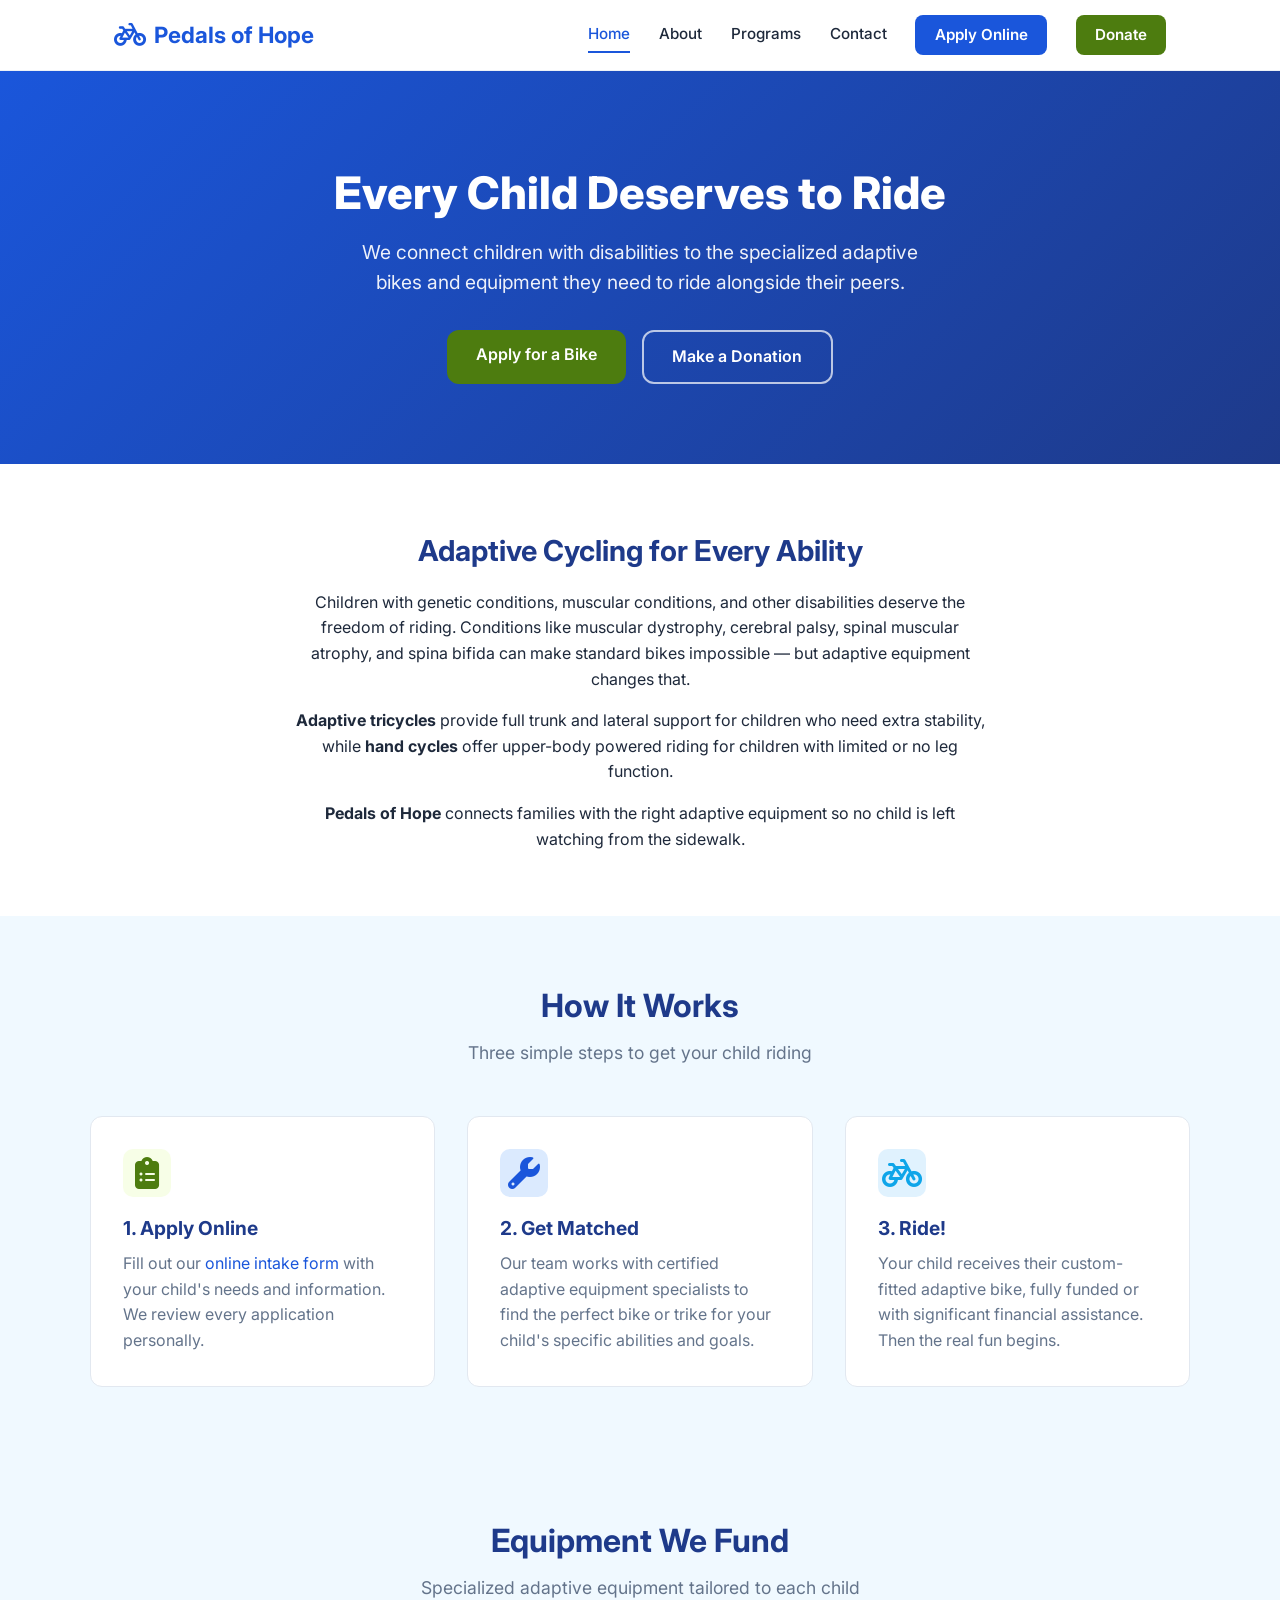
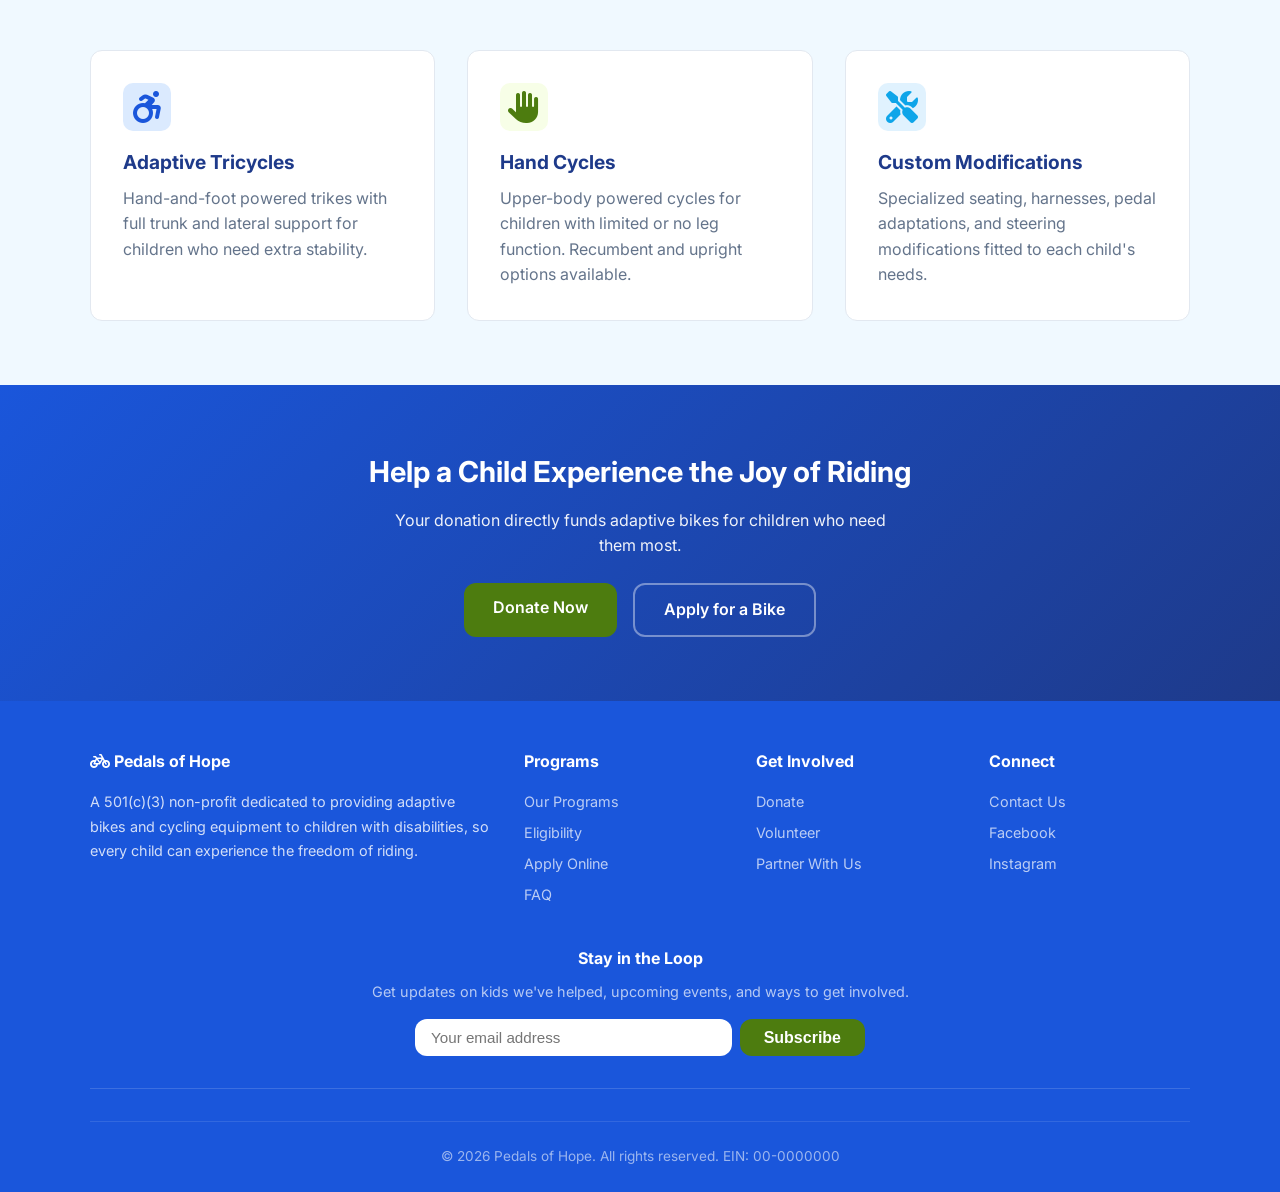
<file: index.html>
<!DOCTYPE html>
<html lang="en">
<head>
  <meta charset="UTF-8">
  <meta name="viewport" content="width=device-width, initial-scale=1.0">
  <title>Pedals of Hope - Adaptive Bikes for Every Child</title>
  <link rel="icon" href="data:image/svg+xml,<svg xmlns=%22http://www.w3.org/2000/svg%22 viewBox=%220 0 100 100%22><text y=%22.9em%22 font-size=%2290%22>🚲</text></svg>">
  <link rel="preconnect" href="https://fonts.googleapis.com">
  <link rel="preconnect" href="https://fonts.gstatic.com" crossorigin>
  <link href="https://fonts.googleapis.com/css2?family=Inter:wght@400;500;600;700;800&display=swap" rel="stylesheet">
  <link rel="stylesheet" href="css/style.css">
  <link rel="stylesheet" href="https://cdnjs.cloudflare.com/ajax/libs/font-awesome/6.5.1/css/all.min.css">
</head>
<body>

  <!-- Header -->
  <header class="site-header">
    <nav class="nav-container">
      <a href="index.html" class="logo"><span><i class="fa-solid fa-bicycle"></i></span> Pedals of Hope</a>
      <button class="nav-toggle" onclick="document.querySelector('.nav-links').classList.toggle('open')" aria-label="Menu">☰</button>
      <div class="nav-links">
        <a href="index.html" class="active">Home</a>
        <a href="about.html">About</a>
        <a href="programs.html">Programs</a>
        <a href="contact.html">Contact</a>
        <a href="intake.html" class="btn-nav-secondary">Apply Online</a>
        <a href="donate.html" class="btn-nav">Donate</a>
      </div>
    </nav>
  </header>

  <!-- Hero -->
  <section class="hero">
    <h1>Every Child Deserves to Ride</h1>
    <p>We connect children with disabilities to the specialized adaptive bikes and equipment they need to ride alongside their peers.</p>
    <div class="hero-buttons">
      <a href="intake.html" class="btn btn-primary">Apply for a Bike</a>
      <a href="donate.html" class="btn btn-outline">Make a Donation</a>
    </div>
  </section>

  <!-- Mission Summary -->
  <section class="section">
    <div class="container">
      <div style="max-width:700px; margin:0 auto; text-align:center;">
        <h2 style="font-size:1.8rem; color:var(--primary-dark); margin-bottom:1rem;">Adaptive Cycling for Every Ability</h2>
        <p style="margin-bottom:1rem;">Children with genetic conditions, muscular conditions, and other disabilities deserve the freedom of riding. Conditions like muscular dystrophy, cerebral palsy, spinal muscular atrophy, and spina bifida can make standard bikes impossible — but adaptive equipment changes that.</p>
        <p style="margin-bottom:1rem;"><strong>Adaptive tricycles</strong> provide full trunk and lateral support for children who need extra stability, while <strong>hand cycles</strong> offer upper-body powered riding for children with limited or no leg function.</p>
        <p><strong>Pedals of Hope</strong> connects families with the right adaptive equipment so no child is left watching from the sidewalk.</p>
      </div>
    </div>
  </section>

  <!-- How It Works -->
  <section class="section section-alt">
    <div class="container">
      <div class="section-header">
        <h2>How It Works</h2>
        <p>Three simple steps to get your child riding</p>
      </div>
      <div class="card-grid">
        <div class="card">
          <div class="card-icon"><i class="fa-solid fa-clipboard-list"></i></div>
          <h3>1. Apply Online</h3>
          <p>Fill out our <a href="intake.html">online intake form</a> with your child's needs and information. We review every application personally.</p>
        </div>
        <div class="card">
          <div class="card-icon blue"><i class="fa-solid fa-wrench"></i></div>
          <h3>2. Get Matched</h3>
          <p>Our team works with certified adaptive equipment specialists to find the perfect bike or trike for your child's specific abilities and goals.</p>
        </div>
        <div class="card">
          <div class="card-icon sky"><i class="fa-solid fa-bicycle"></i></div>
          <h3>3. Ride!</h3>
          <p>Your child receives their custom-fitted adaptive bike, fully funded or with significant financial assistance. Then the real fun begins.</p>
        </div>
      </div>
    </div>
  </section>


  <!-- Equipment We Fund -->
  <section class="section section-alt">
    <div class="container">
      <div class="section-header">
        <h2>Equipment We Fund</h2>
        <p>Specialized adaptive equipment tailored to each child</p>
      </div>
      <div class="card-grid">
        <div class="card">
          <div class="card-icon blue"><i class="fa-solid fa-wheelchair-move"></i></div>
          <h3>Adaptive Tricycles</h3>
          <p>Hand-and-foot powered trikes with full trunk and lateral support for children who need extra stability.</p>
        </div>
        <div class="card">
          <div class="card-icon"><i class="fa-solid fa-hand"></i></div>
          <h3>Hand Cycles</h3>
          <p>Upper-body powered cycles for children with limited or no leg function. Recumbent and upright options available.</p>
        </div>
        <div class="card">
          <div class="card-icon sky"><i class="fa-solid fa-screwdriver-wrench"></i></div>
          <h3>Custom Modifications</h3>
          <p>Specialized seating, harnesses, pedal adaptations, and steering modifications fitted to each child's needs.</p>
        </div>
      </div>
    </div>
  </section>

  <!-- CTA Banner -->
  <section class="cta-banner cta-green">
    <h2>Help a Child Experience the Joy of Riding</h2>
    <p>Your donation directly funds adaptive bikes for children who need them most.</p>
    <div class="hero-buttons">
      <a href="donate.html" class="btn btn-primary">Donate Now</a>
      <a href="intake.html" class="btn btn-outline">Apply for a Bike</a>
    </div>
  </section>

  <!-- Footer -->
  <footer class="site-footer">
    <div class="footer-grid">
      <div class="footer-about">
        <h4><i class="fa-solid fa-bicycle"></i> Pedals of Hope</h4>
        <p>A 501(c)(3) non-profit dedicated to providing adaptive bikes and cycling equipment to children with disabilities, so every child can experience the freedom of riding.</p>
      </div>
      <div>
        <h4>Programs</h4>
        <a href="programs.html">Our Programs</a>
        <a href="programs.html#eligibility">Eligibility</a>
        <a href="intake.html">Apply Online</a>
        <a href="programs.html#faq">FAQ</a>
      </div>
      <div>
        <h4>Get Involved</h4>
        <a href="donate.html">Donate</a>
        <a href="contact.html">Volunteer</a>
        <a href="contact.html">Partner With Us</a>
      </div>
      <div>
        <h4>Connect</h4>
        <a href="contact.html">Contact Us</a>
        <a href="#">Facebook</a>
        <a href="#">Instagram</a>
      </div>
    </div>
    <div class="footer-newsletter">
      <h4>Stay in the Loop</h4>
      <p>Get updates on kids we've helped, upcoming events, and ways to get involved.</p>
      <form class="newsletter-form" action="#" method="post">
        <input type="email" placeholder="Your email address" required>
        <button type="submit" class="btn btn-primary">Subscribe</button>
      </form>
    </div>
    <div class="footer-bottom">
      &copy; 2026 Pedals of Hope. All rights reserved. EIN: 00-0000000
    </div>
  </footer>

  <script>
    const observer = new IntersectionObserver((entries) => {
      entries.forEach(entry => {
        if (entry.isIntersecting) { entry.target.classList.add('visible'); observer.unobserve(entry.target); }
      });
    }, { threshold: 0.1 });
    document.querySelectorAll('.section, .stats-bar, .cta-banner, .card, .testimonial').forEach(el => {
      el.classList.add('animate-on-scroll'); observer.observe(el);
    });
  </script>
</body>
</html>
</file>
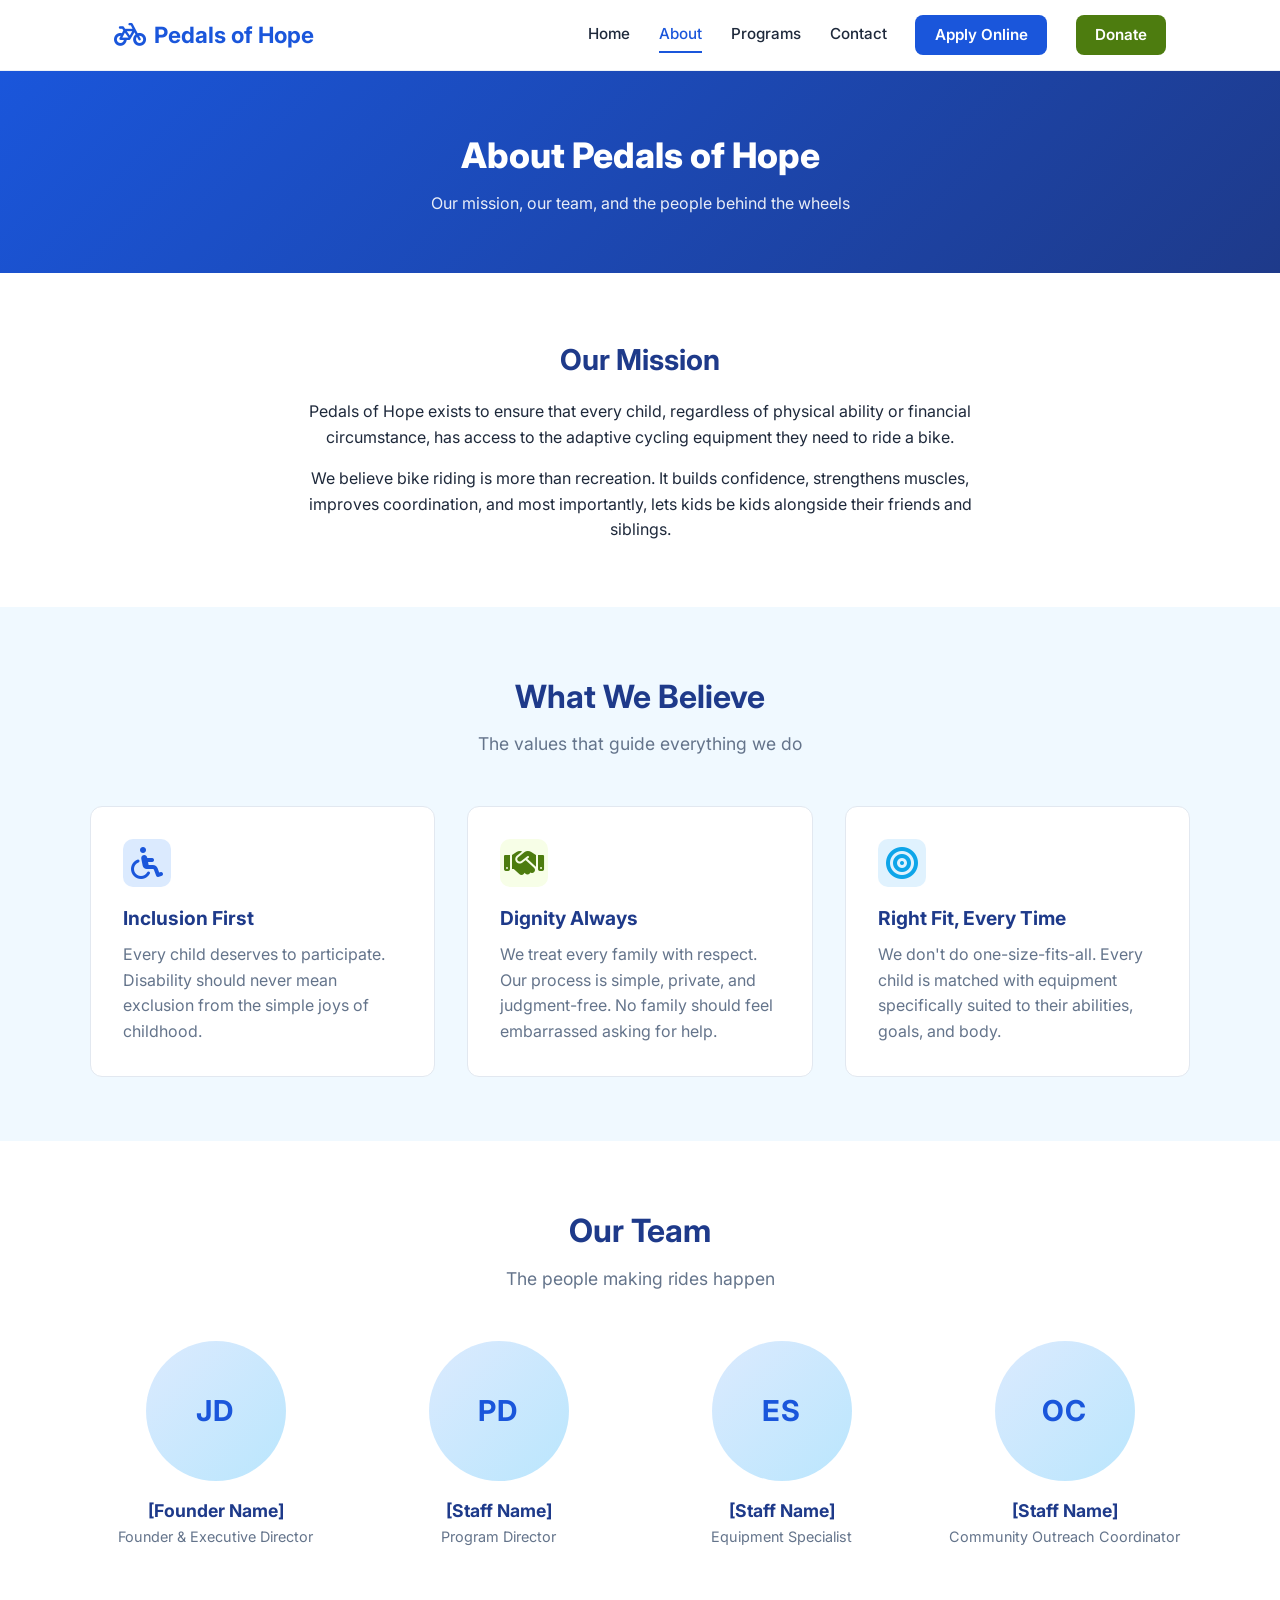
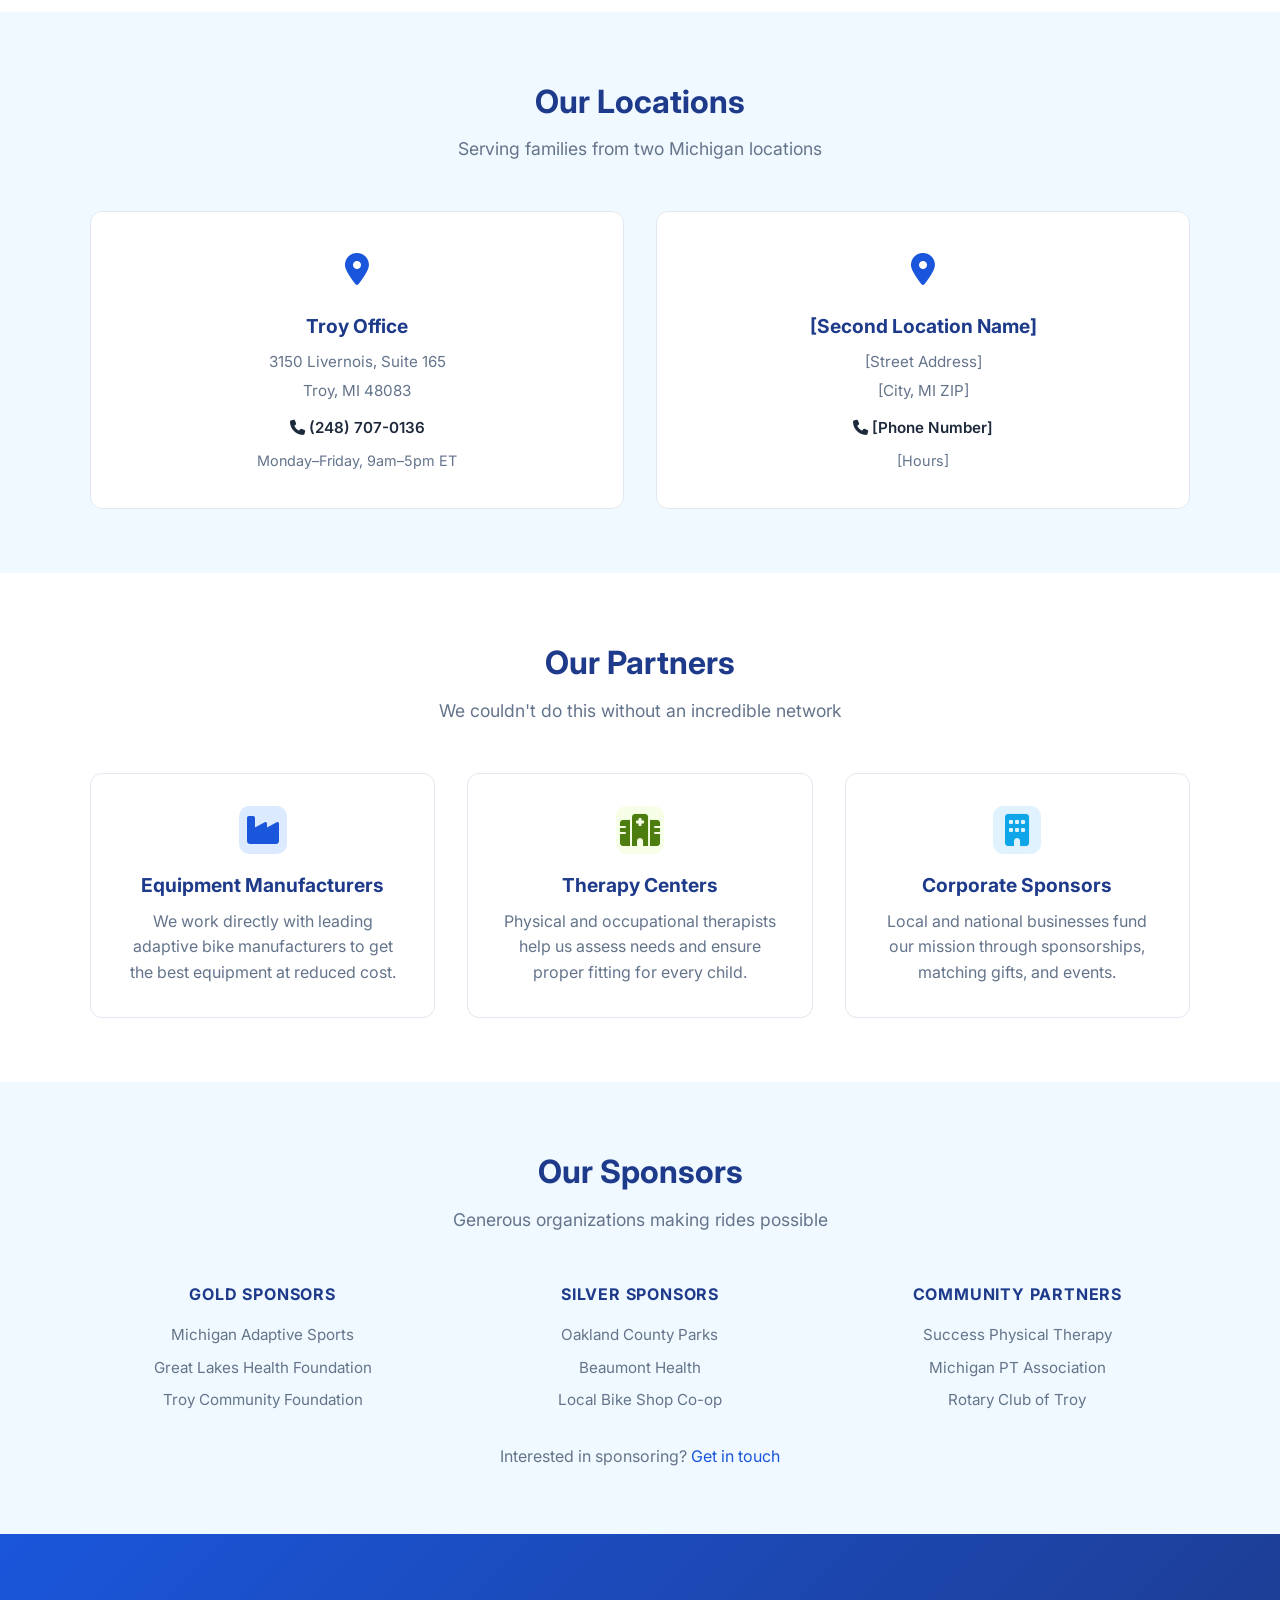
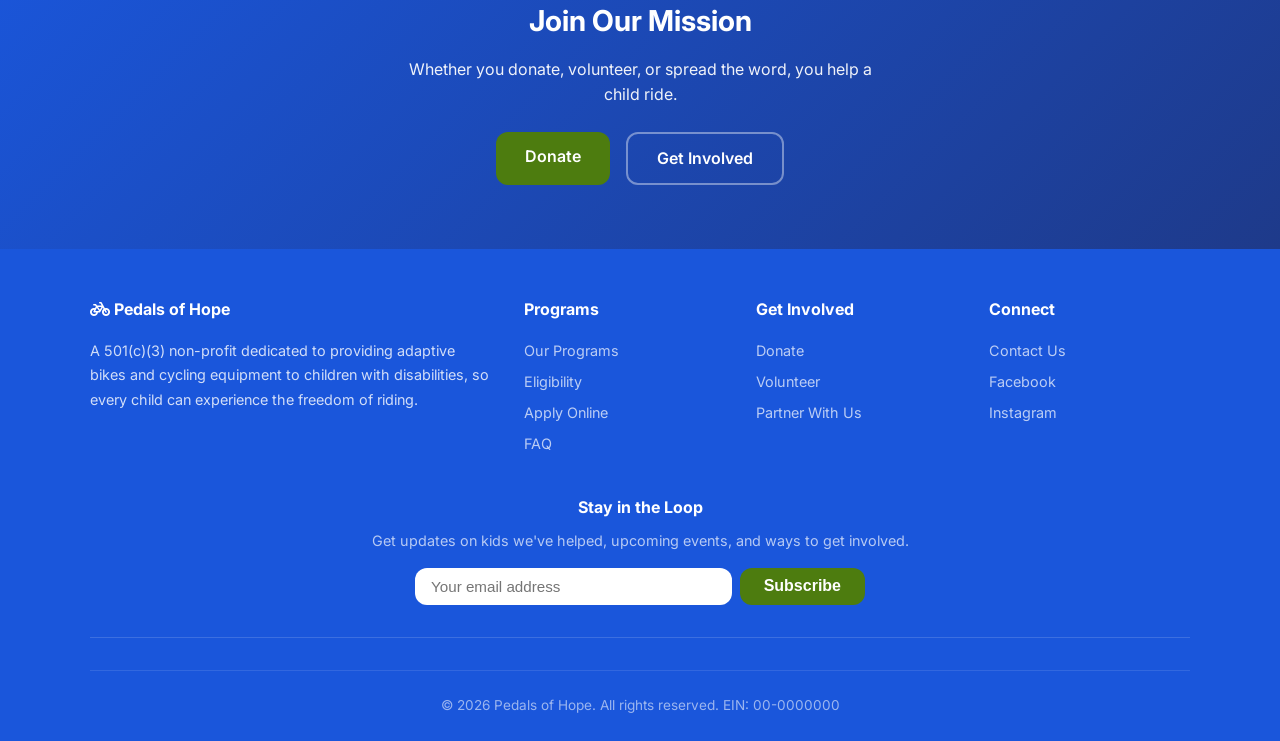
<file: about.html>
<!DOCTYPE html>
<html lang="en">
<head>
  <meta charset="UTF-8">
  <meta name="viewport" content="width=device-width, initial-scale=1.0">
  <title>About Us - Pedals of Hope</title>
  <link rel="preconnect" href="https://fonts.googleapis.com">
  <link rel="preconnect" href="https://fonts.gstatic.com" crossorigin>
  <link href="https://fonts.googleapis.com/css2?family=Inter:wght@400;500;600;700;800&display=swap" rel="stylesheet">
  <link rel="stylesheet" href="css/style.css">
  <link rel="stylesheet" href="https://cdnjs.cloudflare.com/ajax/libs/font-awesome/6.5.1/css/all.min.css">
</head>
<body>

  <header class="site-header">
    <nav class="nav-container">
      <a href="index.html" class="logo"><span><i class="fa-solid fa-bicycle"></i></span> Pedals of Hope</a>
      <button class="nav-toggle" onclick="document.querySelector('.nav-links').classList.toggle('open')" aria-label="Menu">☰</button>
      <div class="nav-links">
        <a href="index.html">Home</a>
        <a href="about.html" class="active">About</a>
        <a href="programs.html">Programs</a>
        <a href="contact.html">Contact</a>
        <a href="intake.html" class="btn-nav-secondary">Apply Online</a>
        <a href="donate.html" class="btn-nav">Donate</a>
      </div>
    </nav>
  </header>

  <section class="page-header">
    <h1>About Pedals of Hope</h1>
    <p>Our mission, our team, and the people behind the wheels</p>
  </section>

  <!-- Mission -->
  <section class="section">
    <div class="container">
      <div style="max-width:700px; margin:0 auto; text-align:center;">
        <h2 style="font-size:1.8rem; color:var(--primary-dark); margin-bottom:1rem;">Our Mission</h2>
        <p style="margin-bottom:1rem;">Pedals of Hope exists to ensure that every child, regardless of physical ability or financial circumstance, has access to the adaptive cycling equipment they need to ride a bike.</p>
        <p>We believe bike riding is more than recreation. It builds confidence, strengthens muscles, improves coordination, and most importantly, lets kids be kids alongside their friends and siblings.</p>
      </div>
    </div>
  </section>

  <!-- Values -->
  <section class="section section-alt">
    <div class="container">
      <div class="section-header">
        <h2>What We Believe</h2>
        <p>The values that guide everything we do</p>
      </div>
      <div class="card-grid">
        <div class="card">
          <div class="card-icon blue"><i class="fa-solid fa-wheelchair"></i></div>
          <h3>Inclusion First</h3>
          <p>Every child deserves to participate. Disability should never mean exclusion from the simple joys of childhood.</p>
        </div>
        <div class="card">
          <div class="card-icon"><i class="fa-solid fa-handshake"></i></div>
          <h3>Dignity Always</h3>
          <p>We treat every family with respect. Our process is simple, private, and judgment-free. No family should feel embarrassed asking for help.</p>
        </div>
        <div class="card">
          <div class="card-icon sky"><i class="fa-solid fa-bullseye"></i></div>
          <h3>Right Fit, Every Time</h3>
          <p>We don't do one-size-fits-all. Every child is matched with equipment specifically suited to their abilities, goals, and body.</p>
        </div>
      </div>
    </div>
  </section>

  <!-- Team -->
  <section class="section">
    <div class="container">
      <div class="section-header">
        <h2>Our Team</h2>
        <p>The people making rides happen</p>
      </div>
      <div class="team-grid">
        <!-- TODO: Replace placeholder names and initials with real staff info -->
        <div class="team-member">
          <div class="img-placeholder">
            <span class="team-initials">JD</span>
          </div>
          <h3>[Founder Name]</h3>
          <p>Founder & Executive Director</p>
        </div>
        <div class="team-member">
          <div class="img-placeholder">
            <span class="team-initials">PD</span>
          </div>
          <h3>[Staff Name]</h3>
          <p>Program Director</p>
        </div>
        <div class="team-member">
          <div class="img-placeholder">
            <span class="team-initials">ES</span>
          </div>
          <h3>[Staff Name]</h3>
          <p>Equipment Specialist</p>
        </div>
        <div class="team-member">
          <div class="img-placeholder">
            <span class="team-initials">OC</span>
          </div>
          <h3>[Staff Name]</h3>
          <p>Community Outreach Coordinator</p>
        </div>
      </div>
    </div>
  </section>

  <!-- Locations -->
  <section class="section section-alt">
    <div class="container">
      <div class="section-header">
        <h2>Our Locations</h2>
        <p>Serving families from two Michigan locations</p>
      </div>
      <div class="locations-grid">
        <div class="location-card">
          <div class="location-icon"><i class="fa-solid fa-location-dot"></i></div>
          <h3>Troy Office</h3>
          <p>3150 Livernois, Suite 165</p>
          <p>Troy, MI 48083</p>
          <p class="location-phone"><i class="fa-solid fa-phone"></i> (248) 707-0136</p>
          <p style="color:var(--text-light); font-size:0.9rem; margin-top:0.5rem;">Monday–Friday, 9am–5pm ET</p>
        </div>
        <div class="location-card">
          <!-- TODO: Replace with actual second location details -->
          <div class="location-icon"><i class="fa-solid fa-location-dot"></i></div>
          <h3>[Second Location Name]</h3>
          <p>[Street Address]</p>
          <p>[City, MI ZIP]</p>
          <p class="location-phone"><i class="fa-solid fa-phone"></i> [Phone Number]</p>
          <p style="color:var(--text-light); font-size:0.9rem; margin-top:0.5rem;">[Hours]</p>
        </div>
      </div>
    </div>
  </section>

  <!-- Partners -->
  <section class="section">
    <div class="container">
      <div class="section-header">
        <h2>Our Partners</h2>
        <p>We couldn't do this without an incredible network</p>
      </div>
      <div class="card-grid">
        <div class="card" style="text-align:center;">
          <div class="card-icon blue" style="margin:0 auto 1rem;"><i class="fa-solid fa-industry"></i></div>
          <h3>Equipment Manufacturers</h3>
          <p>We work directly with leading adaptive bike manufacturers to get the best equipment at reduced cost.</p>
        </div>
        <div class="card" style="text-align:center;">
          <div class="card-icon" style="margin:0 auto 1rem;"><i class="fa-solid fa-hospital"></i></div>
          <h3>Therapy Centers</h3>
          <p>Physical and occupational therapists help us assess needs and ensure proper fitting for every child.</p>
        </div>
        <div class="card" style="text-align:center;">
          <div class="card-icon sky" style="margin:0 auto 1rem;"><i class="fa-solid fa-building"></i></div>
          <h3>Corporate Sponsors</h3>
          <p>Local and national businesses fund our mission through sponsorships, matching gifts, and events.</p>
        </div>
      </div>
    </div>
  </section>

  <!-- Sponsors -->
  <section class="section section-alt">
    <div class="container">
      <div class="section-header">
        <h2>Our Sponsors</h2>
        <p>Generous organizations making rides possible</p>
      </div>
      <div class="sponsor-grid">
        <div class="sponsor-tier">
          <h4>Gold Sponsors</h4>
          <div class="sponsor-names">
            <span>Michigan Adaptive Sports</span>
            <span>Great Lakes Health Foundation</span>
            <span>Troy Community Foundation</span>
          </div>
        </div>
        <div class="sponsor-tier">
          <h4>Silver Sponsors</h4>
          <div class="sponsor-names">
            <span>Oakland County Parks</span>
            <span>Beaumont Health</span>
            <span>Local Bike Shop Co-op</span>
          </div>
        </div>
        <div class="sponsor-tier">
          <h4>Community Partners</h4>
          <div class="sponsor-names">
            <span>Success Physical Therapy</span>
            <span>Michigan PT Association</span>
            <span>Rotary Club of Troy</span>
          </div>
        </div>
      </div>
      <p style="text-align:center; margin-top:2rem; color:var(--text-light);">
        Interested in sponsoring? <a href="contact.html">Get in touch</a>
      </p>
    </div>
  </section>

  <!-- CTA -->
  <section class="cta-banner">
    <h2>Join Our Mission</h2>
    <p>Whether you donate, volunteer, or spread the word, you help a child ride.</p>
    <div class="hero-buttons">
      <a href="donate.html" class="btn btn-primary">Donate</a>
      <a href="contact.html" class="btn btn-outline">Get Involved</a>
    </div>
  </section>

  <footer class="site-footer">
    <div class="footer-grid">
      <div class="footer-about">
        <h4><i class="fa-solid fa-bicycle"></i> Pedals of Hope</h4>
        <p>A 501(c)(3) non-profit dedicated to providing adaptive bikes and cycling equipment to children with disabilities, so every child can experience the freedom of riding.</p>
      </div>
      <div>
        <h4>Programs</h4>
        <a href="programs.html">Our Programs</a>
        <a href="programs.html#eligibility">Eligibility</a>
        <a href="intake.html">Apply Online</a>
        <a href="programs.html#faq">FAQ</a>
      </div>
      <div>
        <h4>Get Involved</h4>
        <a href="donate.html">Donate</a>
        <a href="contact.html">Volunteer</a>
        <a href="contact.html">Partner With Us</a>
      </div>
      <div>
        <h4>Connect</h4>
        <a href="contact.html">Contact Us</a>
        <a href="#">Facebook</a>
        <a href="#">Instagram</a>
      </div>
    </div>
    <div class="footer-newsletter">
      <h4>Stay in the Loop</h4>
      <p>Get updates on kids we've helped, upcoming events, and ways to get involved.</p>
      <form class="newsletter-form" action="#" method="post">
        <input type="email" placeholder="Your email address" required>
        <button type="submit" class="btn btn-primary">Subscribe</button>
      </form>
    </div>
    <div class="footer-bottom">
      &copy; 2026 Pedals of Hope. All rights reserved. EIN: 00-0000000
    </div>
  </footer>

  <script>
    const observer = new IntersectionObserver((entries) => {
      entries.forEach(entry => {
        if (entry.isIntersecting) { entry.target.classList.add('visible'); observer.unobserve(entry.target); }
      });
    }, { threshold: 0.1 });
    document.querySelectorAll('.section, .stats-bar, .cta-banner, .card, .testimonial, .tier, .step, .story-card, .impact-item, .event-item, .sponsor-tier, .team-member, .location-card').forEach(el => {
      el.classList.add('animate-on-scroll'); observer.observe(el);
    });
  </script>
</body>
</html>
</file>
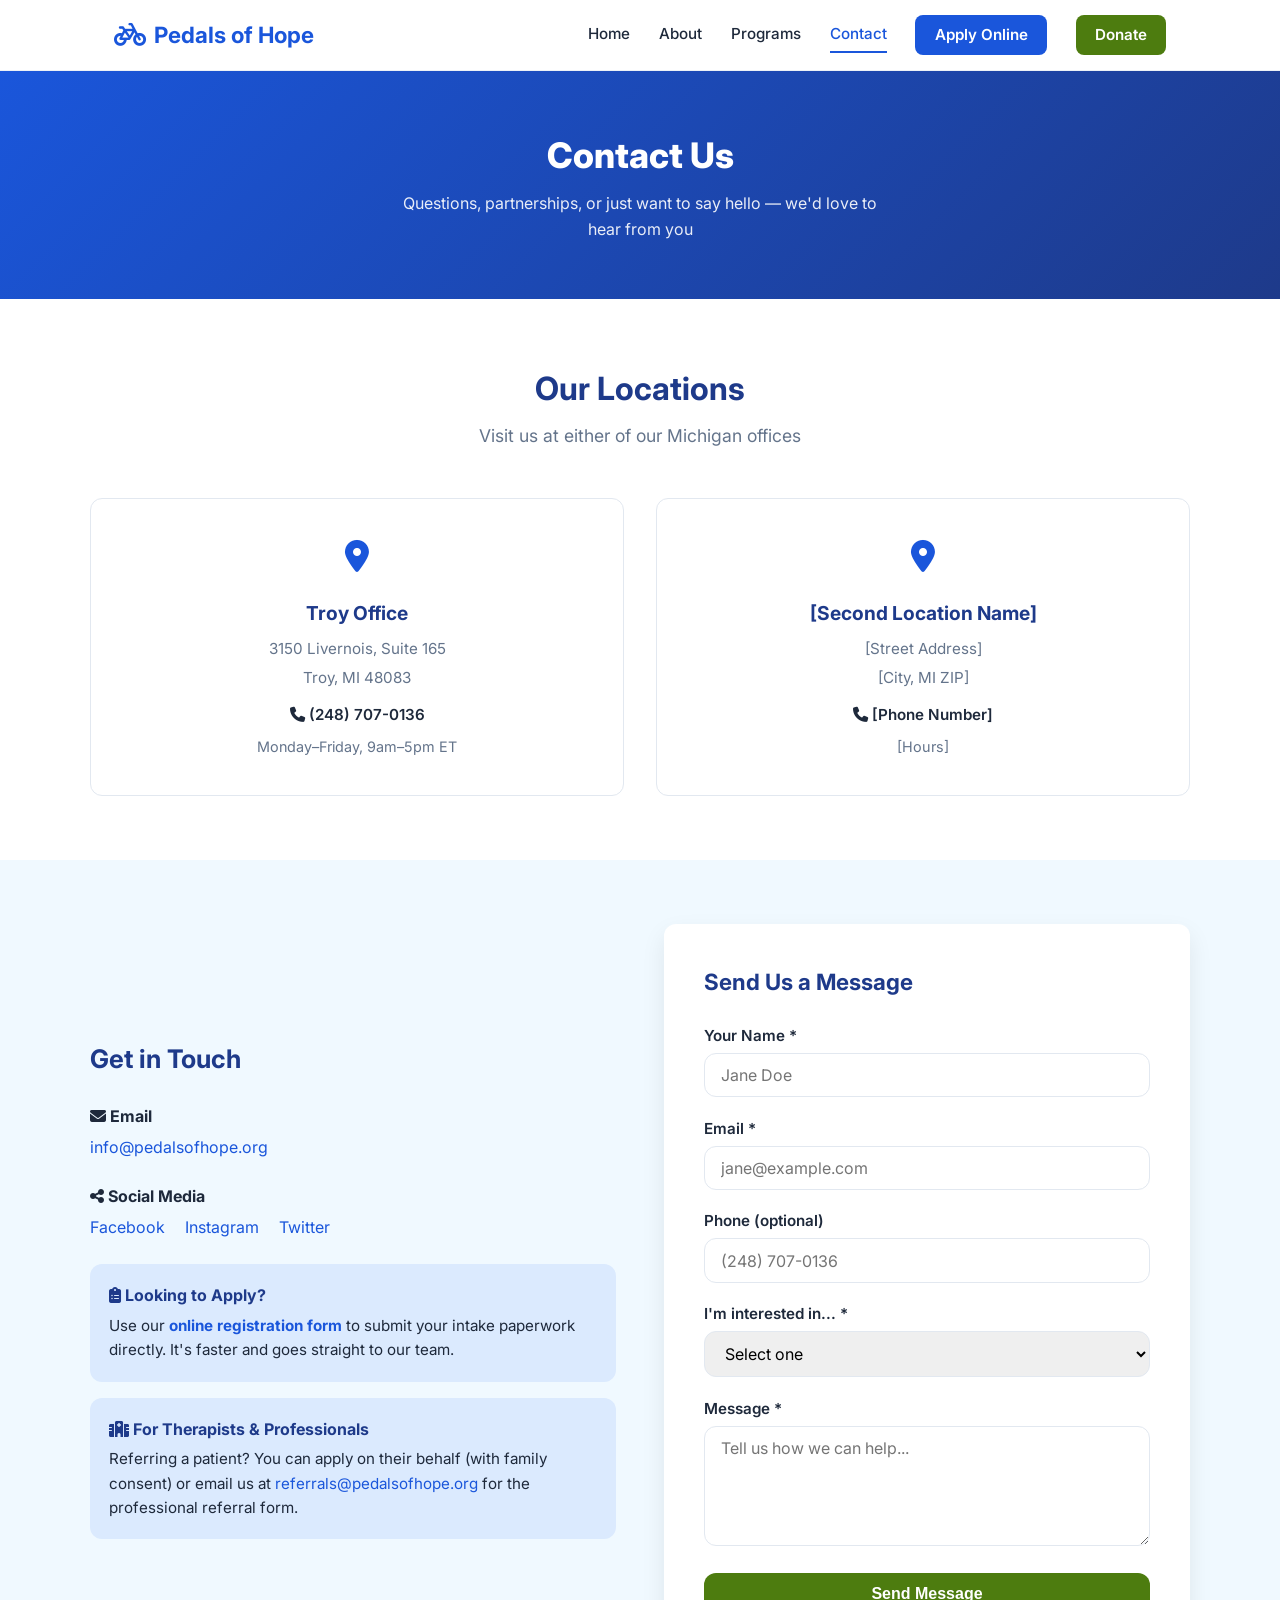
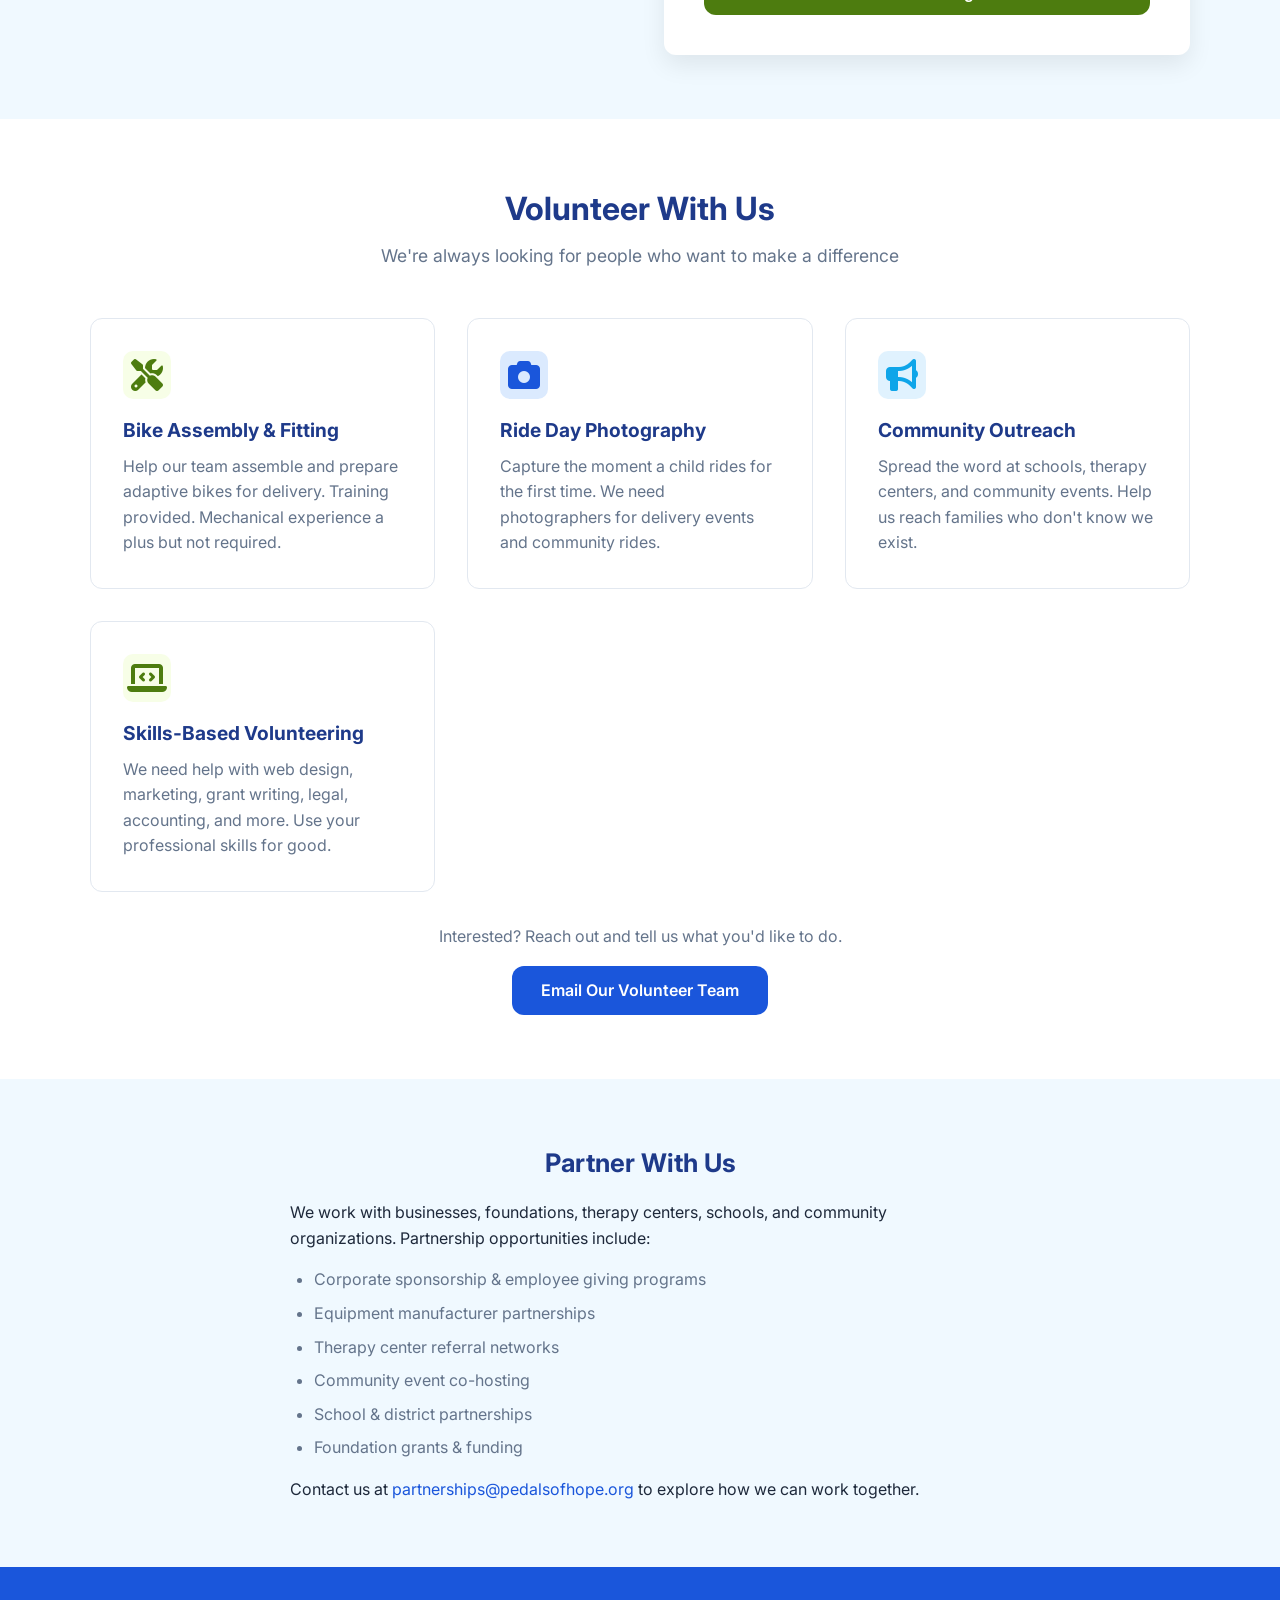
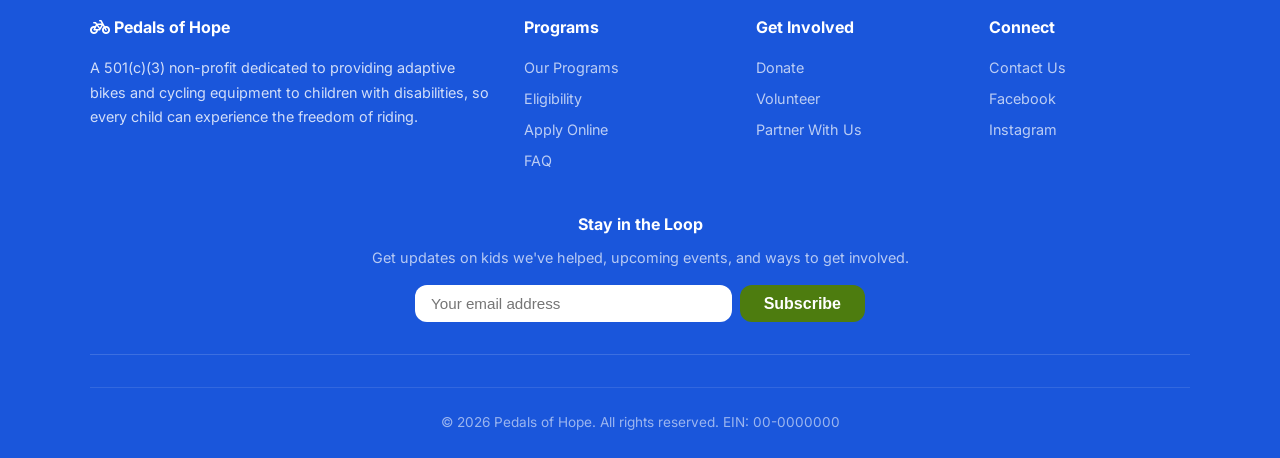
<file: contact.html>
<!DOCTYPE html>
<html lang="en">
<head>
  <meta charset="UTF-8">
  <meta name="viewport" content="width=device-width, initial-scale=1.0">
  <title>Contact Us - Pedals of Hope</title>
  <link rel="preconnect" href="https://fonts.googleapis.com">
  <link rel="preconnect" href="https://fonts.gstatic.com" crossorigin>
  <link href="https://fonts.googleapis.com/css2?family=Inter:wght@400;500;600;700;800&display=swap" rel="stylesheet">
  <link rel="stylesheet" href="css/style.css">
  <link rel="stylesheet" href="https://cdnjs.cloudflare.com/ajax/libs/font-awesome/6.5.1/css/all.min.css">
</head>
<body>

  <header class="site-header">
    <nav class="nav-container">
      <a href="index.html" class="logo"><span><i class="fa-solid fa-bicycle"></i></span> Pedals of Hope</a>
      <button class="nav-toggle" onclick="document.querySelector('.nav-links').classList.toggle('open')" aria-label="Menu">☰</button>
      <div class="nav-links">
        <a href="index.html">Home</a>
        <a href="about.html">About</a>
        <a href="programs.html">Programs</a>
        <a href="contact.html" class="active">Contact</a>
        <a href="intake.html" class="btn-nav-secondary">Apply Online</a>
        <a href="donate.html" class="btn-nav">Donate</a>
      </div>
    </nav>
  </header>

  <section class="page-header">
    <h1>Contact Us</h1>
    <p>Questions, partnerships, or just want to say hello — we'd love to hear from you</p>
  </section>

  <!-- Locations -->
  <section class="section">
    <div class="container">
      <div class="section-header">
        <h2>Our Locations</h2>
        <p>Visit us at either of our Michigan offices</p>
      </div>
      <div class="locations-grid">
        <div class="location-card">
          <div class="location-icon"><i class="fa-solid fa-location-dot"></i></div>
          <h3>Troy Office</h3>
          <p>3150 Livernois, Suite 165</p>
          <p>Troy, MI 48083</p>
          <p class="location-phone"><i class="fa-solid fa-phone"></i> (248) 707-0136</p>
          <p style="color:var(--text-light); font-size:0.9rem; margin-top:0.5rem;">Monday–Friday, 9am–5pm ET</p>
        </div>
        <div class="location-card">
          <!-- TODO: Replace with actual second location details -->
          <div class="location-icon"><i class="fa-solid fa-location-dot"></i></div>
          <h3>[Second Location Name]</h3>
          <p>[Street Address]</p>
          <p>[City, MI ZIP]</p>
          <p class="location-phone"><i class="fa-solid fa-phone"></i> [Phone Number]</p>
          <p style="color:var(--text-light); font-size:0.9rem; margin-top:0.5rem;">[Hours]</p>
        </div>
      </div>
    </div>
  </section>

  <!-- Contact Info + Form -->
  <section class="section section-alt">
    <div class="container">
      <div class="two-col">
        <div>
          <h2 style="font-size:1.6rem; color:var(--primary-dark); margin-bottom:1.5rem;">Get in Touch</h2>

          <div style="margin-bottom:1.5rem;">
            <h3 style="font-size:1rem; margin-bottom:0.3rem;"><i class="fa-solid fa-envelope"></i> Email</h3>
            <p><a href="mailto:info@pedalsofhope.org">info@pedalsofhope.org</a></p>
          </div>

          <div style="margin-bottom:1.5rem;">
            <h3 style="font-size:1rem; margin-bottom:0.3rem;"><i class="fa-solid fa-share-nodes"></i> Social Media</h3>
            <p>
              <a href="#" style="margin-right:1rem;">Facebook</a>
              <a href="#" style="margin-right:1rem;">Instagram</a>
              <a href="#">Twitter</a>
            </p>
          </div>

          <div style="background:var(--primary-light); padding:1.2rem; border-radius:var(--radius); margin-top:1rem;">
            <h3 style="font-size:1rem; color:var(--primary-dark); margin-bottom:0.3rem;"><i class="fa-solid fa-clipboard-list"></i> Looking to Apply?</h3>
            <p style="font-size:0.95rem;">Use our <a href="intake.html"><strong>online registration form</strong></a> to submit your intake paperwork directly. It's faster and goes straight to our team.</p>
          </div>

          <div style="background:var(--primary-light); padding:1.2rem; border-radius:var(--radius); margin-top:1rem;">
            <h3 style="font-size:1rem; color:var(--primary-dark); margin-bottom:0.3rem;"><i class="fa-solid fa-hospital"></i> For Therapists & Professionals</h3>
            <p style="font-size:0.95rem;">Referring a patient? You can apply on their behalf (with family consent) or email us at <a href="mailto:referrals@pedalsofhope.org">referrals@pedalsofhope.org</a> for the professional referral form.</p>
          </div>
        </div>

        <!-- Contact Form -->
        <div class="form-card" style="margin:0;">
          <h2 style="font-size:1.4rem; color:var(--primary-dark); margin-bottom:1.5rem;">Send Us a Message</h2>
          <form action="https://formsubmit.co/info@pedalsofhope.org" method="POST">
            <input type="hidden" name="_subject" value="Website Contact - Pedals of Hope">
            <input type="hidden" name="_template" value="table">
            <input type="hidden" name="_next" value="https://joshchirayil-sketch.github.io/contact.html">
            <input type="hidden" name="_captcha" value="true">
            <input type="text" name="_honey" style="display:none">

            <div class="form-group">
              <label>Your Name *</label>
              <input type="text" name="name" placeholder="Jane Doe" required>
            </div>
            <div class="form-group">
              <label>Email *</label>
              <input type="email" name="email" placeholder="jane@example.com" required>
            </div>
            <div class="form-group">
              <label>Phone (optional)</label>
              <input type="tel" name="phone" placeholder="(248) 707-0136">
            </div>
            <div class="form-group">
              <label>I'm interested in... *</label>
              <select name="interest" required>
                <option value="">Select one</option>
                <option>Making a donation</option>
                <option>Volunteering</option>
                <option>Corporate partnership</option>
                <option>Professional referral</option>
                <option>Media inquiry</option>
                <option>Donating equipment</option>
                <option>Other</option>
              </select>
            </div>
            <div class="form-group">
              <label>Message *</label>
              <textarea name="message" placeholder="Tell us how we can help..." required></textarea>
            </div>
            <button type="submit" class="btn btn-primary" style="width:100%; text-align:center;">Send Message</button>
          </form>
        </div>
      </div>
    </div>
  </section>

  <!-- Volunteer -->
  <section class="section">
    <div class="container">
      <div class="section-header">
        <h2>Volunteer With Us</h2>
        <p>We're always looking for people who want to make a difference</p>
      </div>
      <div class="card-grid">
        <div class="card">
          <div class="card-icon"><i class="fa-solid fa-screwdriver-wrench"></i></div>
          <h3>Bike Assembly & Fitting</h3>
          <p>Help our team assemble and prepare adaptive bikes for delivery. Training provided. Mechanical experience a plus but not required.</p>
        </div>
        <div class="card">
          <div class="card-icon blue"><i class="fa-solid fa-camera"></i></div>
          <h3>Ride Day Photography</h3>
          <p>Capture the moment a child rides for the first time. We need photographers for delivery events and community rides.</p>
        </div>
        <div class="card">
          <div class="card-icon sky"><i class="fa-solid fa-bullhorn"></i></div>
          <h3>Community Outreach</h3>
          <p>Spread the word at schools, therapy centers, and community events. Help us reach families who don't know we exist.</p>
        </div>
        <div class="card">
          <div class="card-icon"><i class="fa-solid fa-laptop-code"></i></div>
          <h3>Skills-Based Volunteering</h3>
          <p>We need help with web design, marketing, grant writing, legal, accounting, and more. Use your professional skills for good.</p>
        </div>
      </div>
      <div style="text-align:center; margin-top:2rem;">
        <p style="color:var(--text-light); margin-bottom:1rem;">Interested? Reach out and tell us what you'd like to do.</p>
        <a href="mailto:volunteer@pedalsofhope.org" class="btn btn-secondary">Email Our Volunteer Team</a>
      </div>
    </div>
  </section>

  <!-- Partners -->
  <section class="section section-alt">
    <div class="container">
      <div style="max-width:700px; margin:0 auto;">
        <h2 style="font-size:1.6rem; color:var(--primary-dark); margin-bottom:1rem; text-align:center;">Partner With Us</h2>
        <p style="margin-bottom:1rem;">We work with businesses, foundations, therapy centers, schools, and community organizations. Partnership opportunities include:</p>
        <ul style="list-style:disc; padding-left:1.5rem; color:var(--text-light);">
          <li style="margin-bottom:0.5rem;">Corporate sponsorship & employee giving programs</li>
          <li style="margin-bottom:0.5rem;">Equipment manufacturer partnerships</li>
          <li style="margin-bottom:0.5rem;">Therapy center referral networks</li>
          <li style="margin-bottom:0.5rem;">Community event co-hosting</li>
          <li style="margin-bottom:0.5rem;">School & district partnerships</li>
          <li style="margin-bottom:0.5rem;">Foundation grants & funding</li>
        </ul>
        <p style="margin-top:1rem;">Contact us at <a href="mailto:partnerships@pedalsofhope.org">partnerships@pedalsofhope.org</a> to explore how we can work together.</p>
      </div>
    </div>
  </section>

  <footer class="site-footer">
    <div class="footer-grid">
      <div class="footer-about">
        <h4><i class="fa-solid fa-bicycle"></i> Pedals of Hope</h4>
        <p>A 501(c)(3) non-profit dedicated to providing adaptive bikes and cycling equipment to children with disabilities, so every child can experience the freedom of riding.</p>
      </div>
      <div>
        <h4>Programs</h4>
        <a href="programs.html">Our Programs</a>
        <a href="programs.html#eligibility">Eligibility</a>
        <a href="intake.html">Apply Online</a>
        <a href="programs.html#faq">FAQ</a>
      </div>
      <div>
        <h4>Get Involved</h4>
        <a href="donate.html">Donate</a>
        <a href="contact.html">Volunteer</a>
        <a href="contact.html">Partner With Us</a>
      </div>
      <div>
        <h4>Connect</h4>
        <a href="contact.html">Contact Us</a>
        <a href="#">Facebook</a>
        <a href="#">Instagram</a>
      </div>
    </div>
    <div class="footer-newsletter">
      <h4>Stay in the Loop</h4>
      <p>Get updates on kids we've helped, upcoming events, and ways to get involved.</p>
      <form class="newsletter-form" action="#" method="post">
        <input type="email" placeholder="Your email address" required>
        <button type="submit" class="btn btn-primary">Subscribe</button>
      </form>
    </div>
    <div class="footer-bottom">
      &copy; 2026 Pedals of Hope. All rights reserved. EIN: 00-0000000
    </div>
  </footer>

  <script>
    const observer = new IntersectionObserver((entries) => {
      entries.forEach(entry => {
        if (entry.isIntersecting) { entry.target.classList.add('visible'); observer.unobserve(entry.target); }
      });
    }, { threshold: 0.1 });
    document.querySelectorAll('.section, .cta-banner, .card, .location-card').forEach(el => {
      el.classList.add('animate-on-scroll'); observer.observe(el);
    });
  </script>
</body>
</html>
</file>
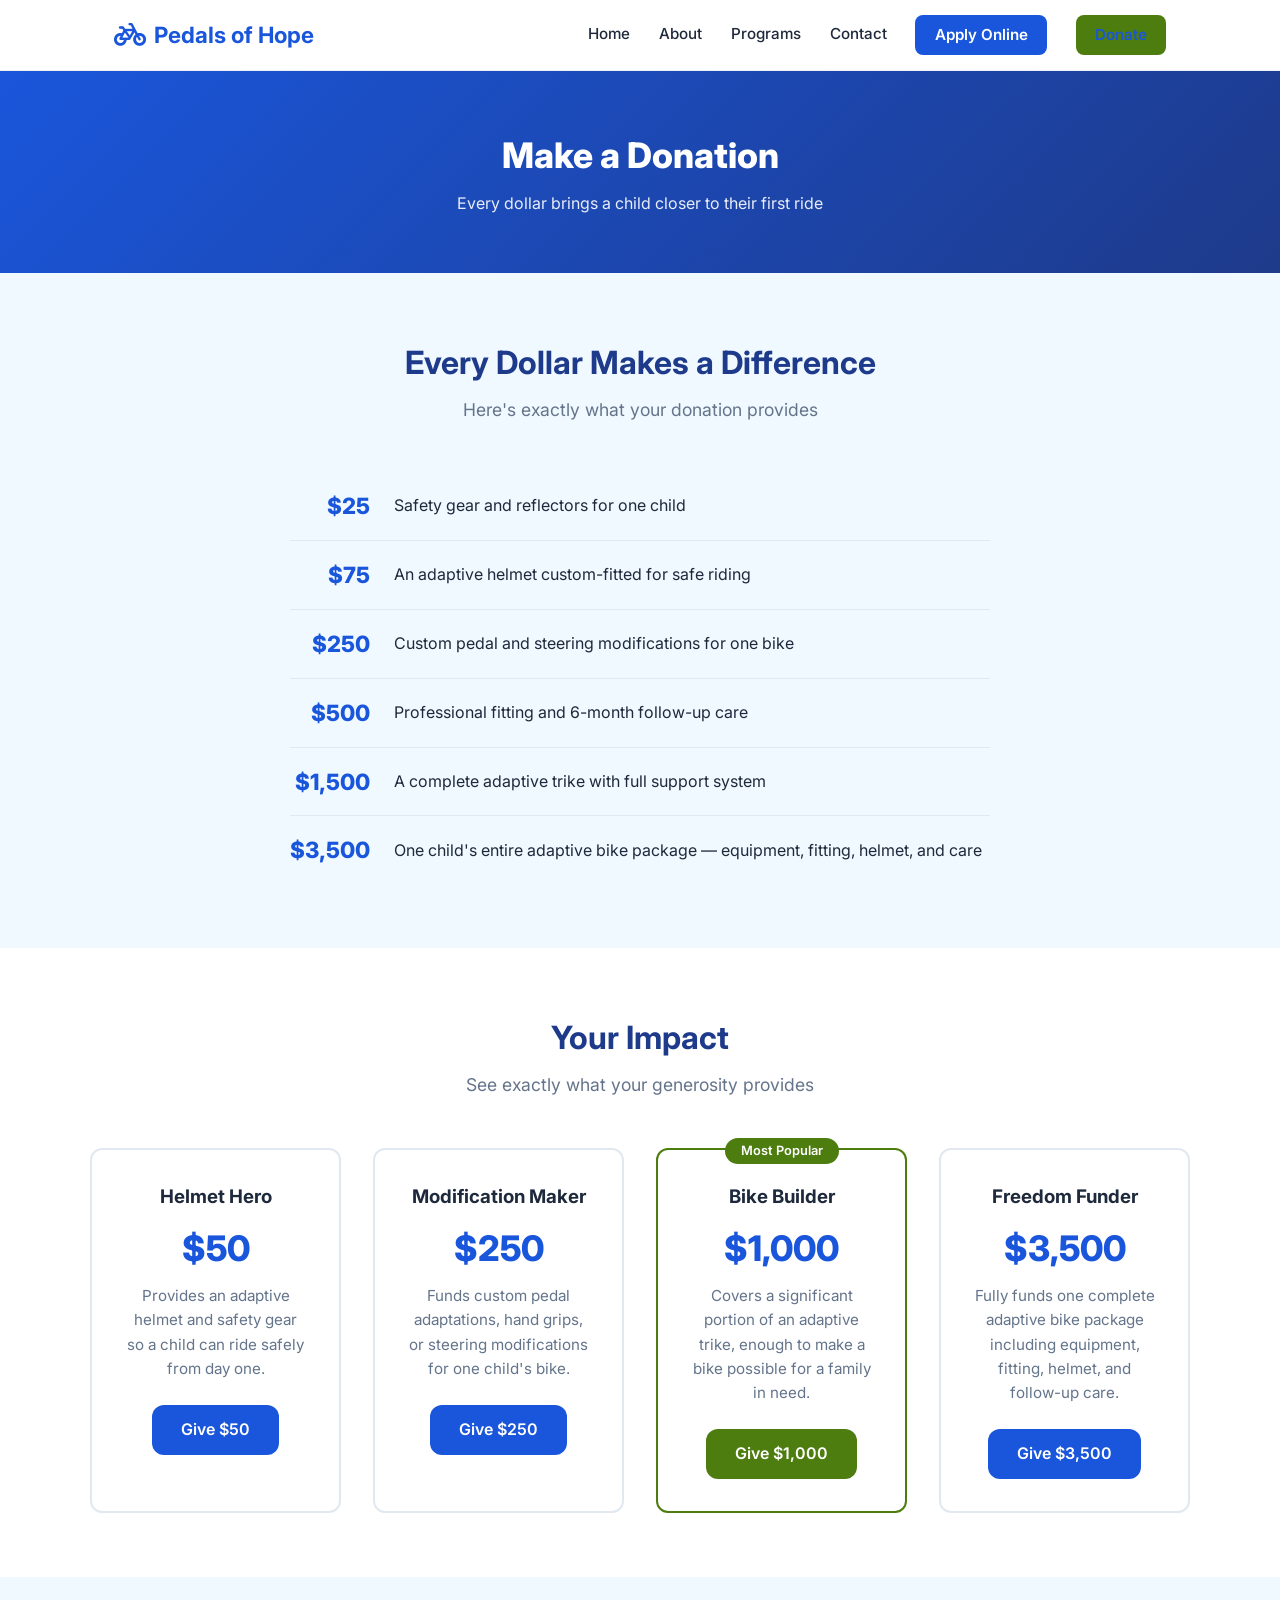
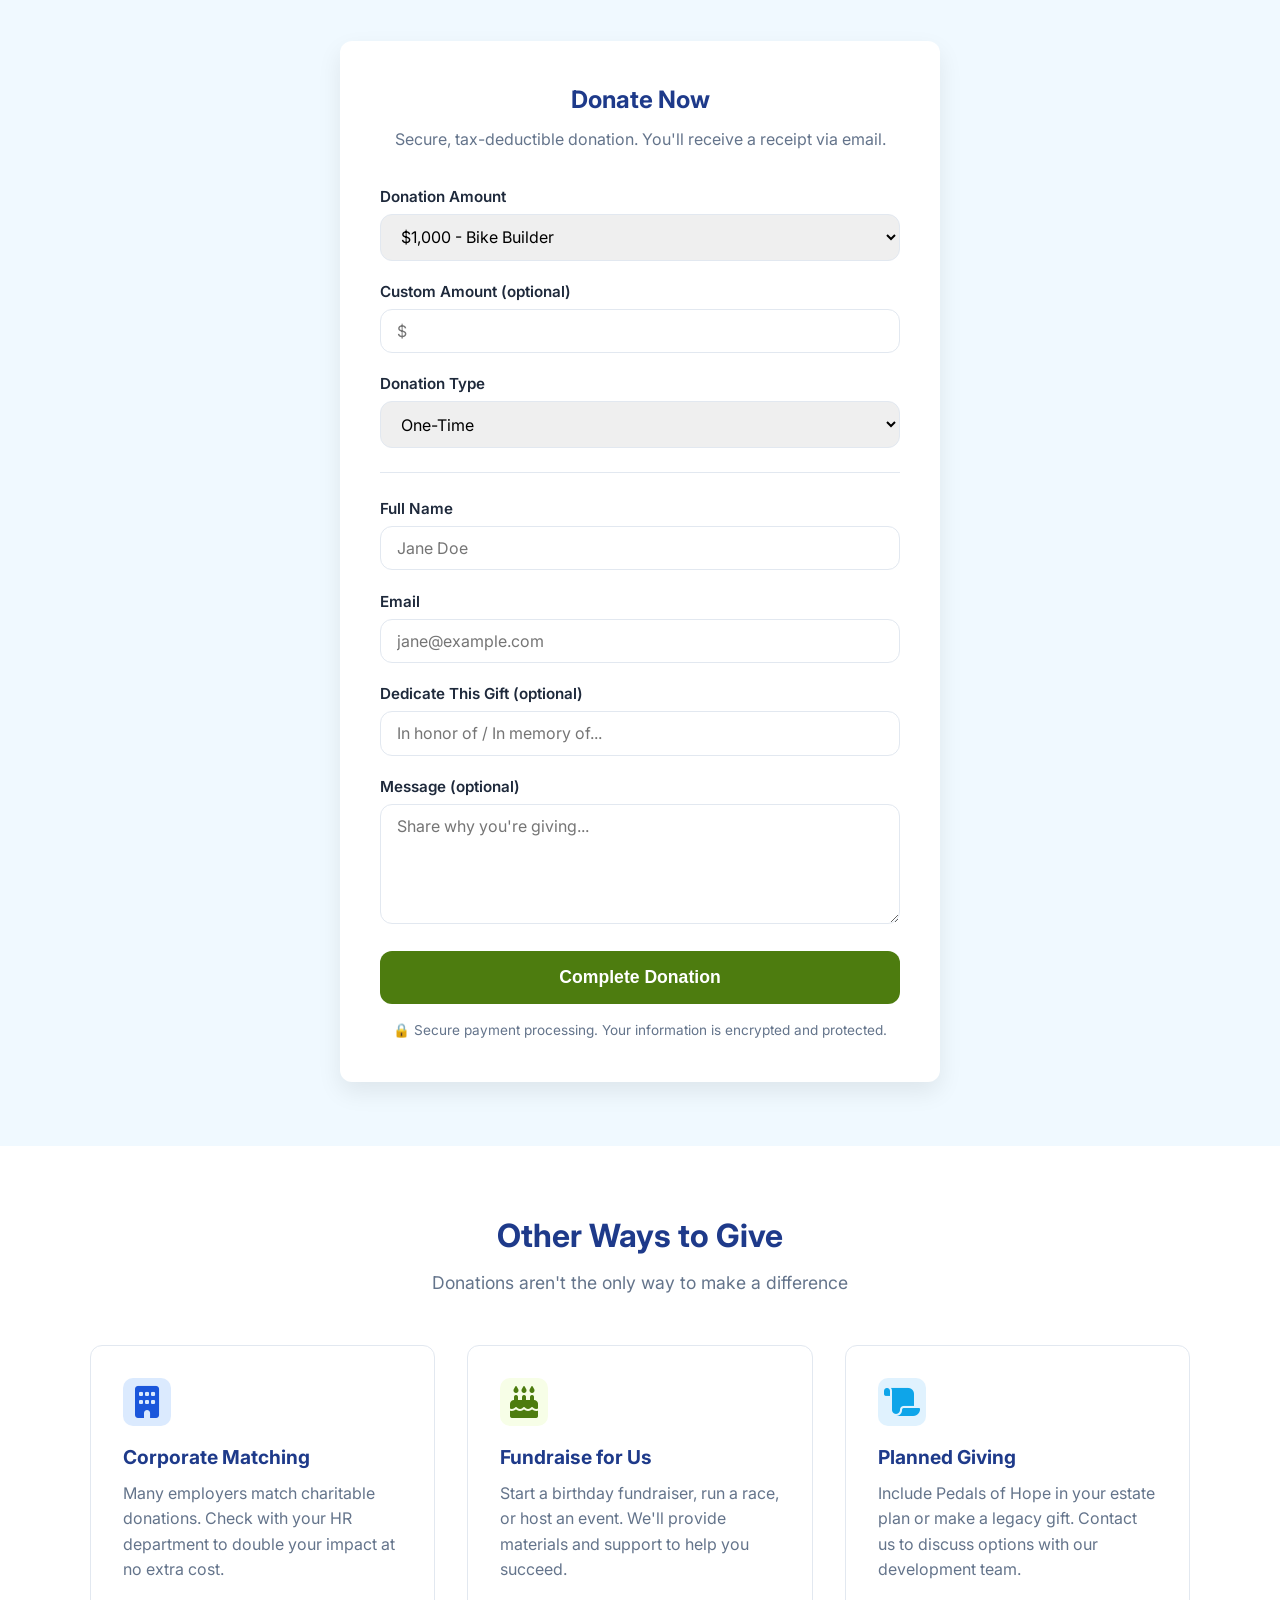
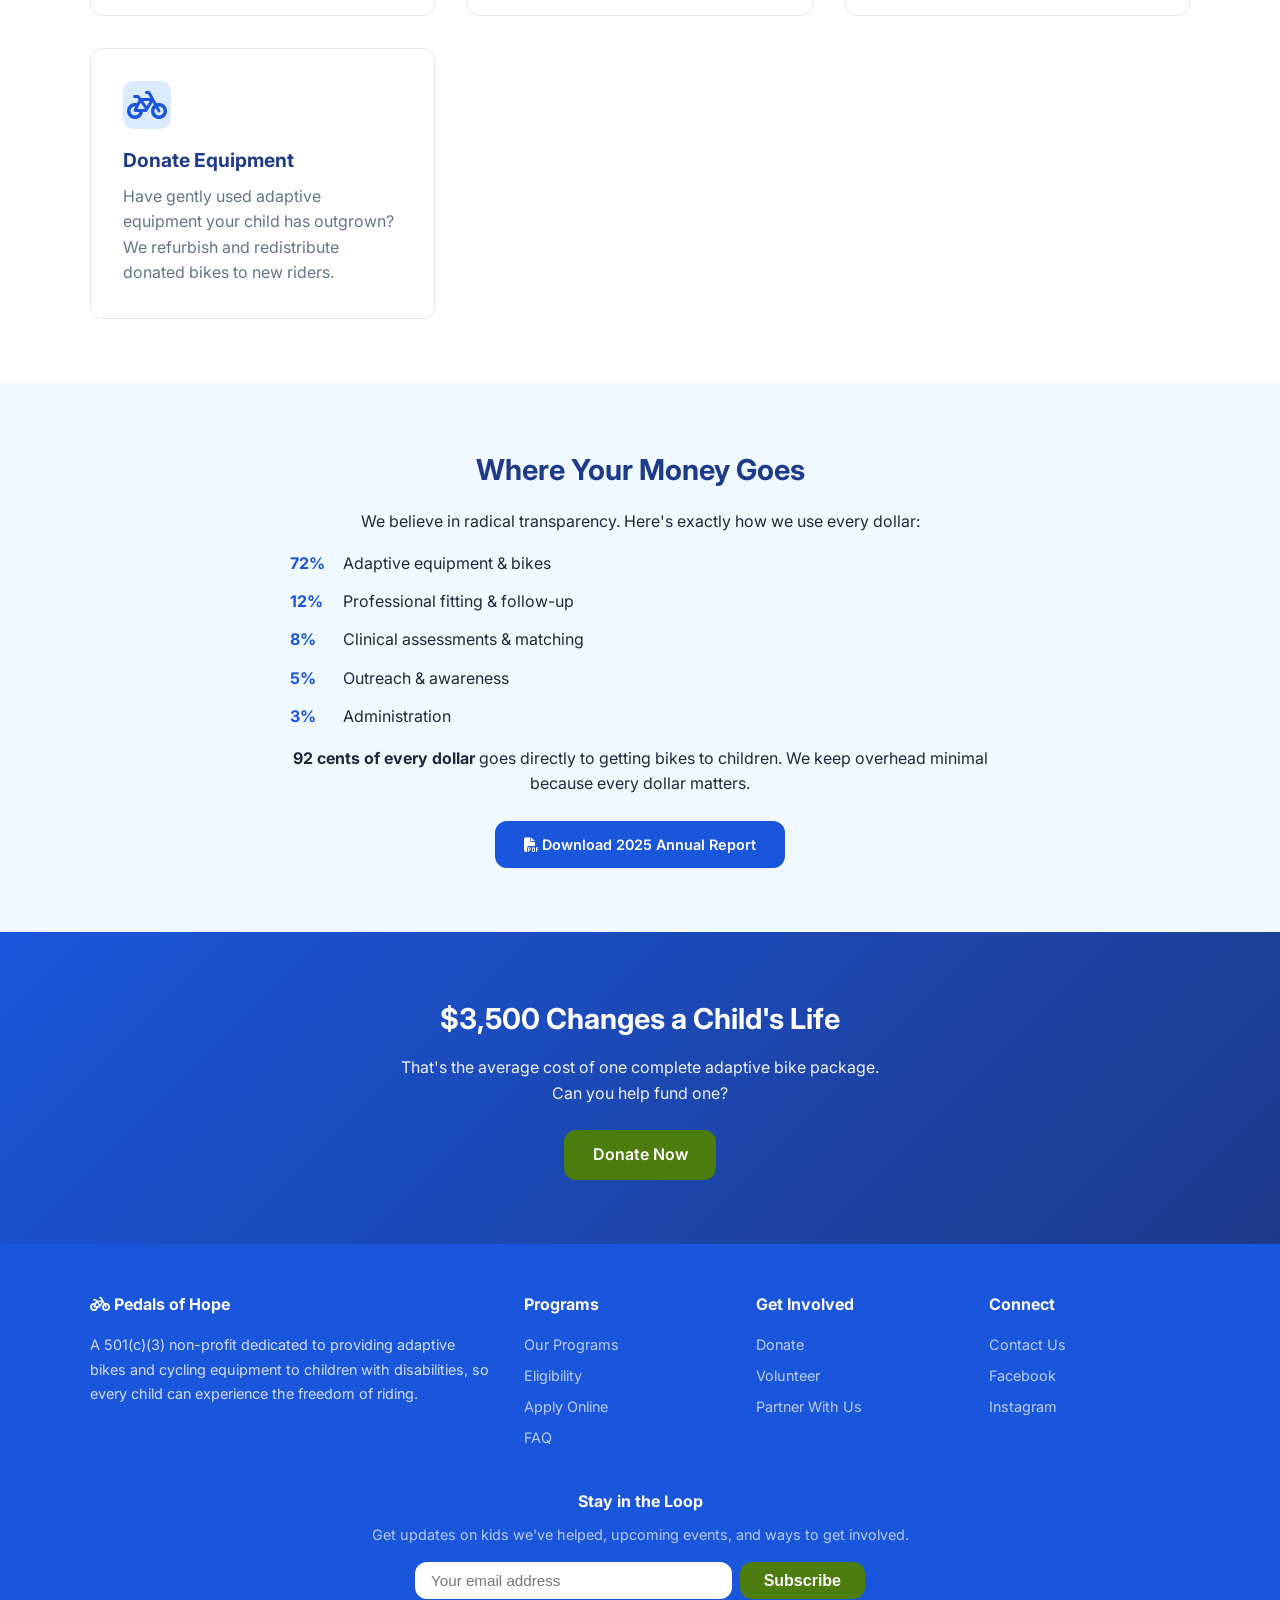
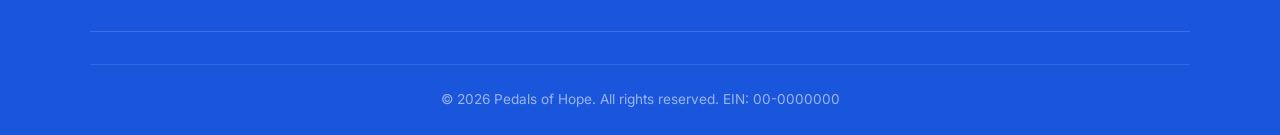
<file: donate.html>
<!DOCTYPE html>
<html lang="en">
<head>
  <meta charset="UTF-8">
  <meta name="viewport" content="width=device-width, initial-scale=1.0">
  <title>Donate - Pedals of Hope</title>
  <link rel="preconnect" href="https://fonts.googleapis.com">
  <link rel="preconnect" href="https://fonts.gstatic.com" crossorigin>
  <link href="https://fonts.googleapis.com/css2?family=Inter:wght@400;500;600;700;800&display=swap" rel="stylesheet">
  <link rel="stylesheet" href="css/style.css">
  <link rel="stylesheet" href="https://cdnjs.cloudflare.com/ajax/libs/font-awesome/6.5.1/css/all.min.css">
</head>
<body>

  <header class="site-header">
    <nav class="nav-container">
      <a href="index.html" class="logo"><span><i class="fa-solid fa-bicycle"></i></span> Pedals of Hope</a>
      <button class="nav-toggle" onclick="document.querySelector('.nav-links').classList.toggle('open')" aria-label="Menu">☰</button>
      <div class="nav-links">
        <a href="index.html">Home</a>
        <a href="about.html">About</a>
        <a href="programs.html">Programs</a>
        <a href="contact.html">Contact</a>
        <a href="intake.html" class="btn-nav-secondary">Apply Online</a>
        <a href="donate.html" class="btn-nav active">Donate</a>
      </div>
    </nav>
  </header>

  <section class="page-header">
    <h1>Make a Donation</h1>
    <p>Every dollar brings a child closer to their first ride</p>
  </section>

  <!-- Granular Impact -->
  <section class="section section-alt">
    <div class="container">
      <div class="section-header">
        <h2>Every Dollar Makes a Difference</h2>
        <p>Here's exactly what your donation provides</p>
      </div>
      <div class="impact-list">
        <div class="impact-item">
          <span class="impact-amount">$25</span>
          <span class="impact-desc">Safety gear and reflectors for one child</span>
        </div>
        <div class="impact-item">
          <span class="impact-amount">$75</span>
          <span class="impact-desc">An adaptive helmet custom-fitted for safe riding</span>
        </div>
        <div class="impact-item">
          <span class="impact-amount">$250</span>
          <span class="impact-desc">Custom pedal and steering modifications for one bike</span>
        </div>
        <div class="impact-item">
          <span class="impact-amount">$500</span>
          <span class="impact-desc">Professional fitting and 6-month follow-up care</span>
        </div>
        <div class="impact-item">
          <span class="impact-amount">$1,500</span>
          <span class="impact-desc">A complete adaptive trike with full support system</span>
        </div>
        <div class="impact-item">
          <span class="impact-amount">$3,500</span>
          <span class="impact-desc">One child's entire adaptive bike package — equipment, fitting, helmet, and care</span>
        </div>
      </div>
    </div>
  </section>

  <!-- Impact Tiers -->
  <section class="section">
    <div class="container">
      <div class="section-header">
        <h2>Your Impact</h2>
        <p>See exactly what your generosity provides</p>
      </div>
      <div class="tier-grid">
        <div class="tier">
          <h3>Helmet Hero</h3>
          <div class="tier-amount">$50</div>
          <p>Provides an adaptive helmet and safety gear so a child can ride safely from day one.</p>
          <a href="#donate-form" class="btn btn-secondary">Give $50</a>
        </div>
        <div class="tier">
          <h3>Modification Maker</h3>
          <div class="tier-amount">$250</div>
          <p>Funds custom pedal adaptations, hand grips, or steering modifications for one child's bike.</p>
          <a href="#donate-form" class="btn btn-secondary">Give $250</a>
        </div>
        <div class="tier featured">
          <h3>Bike Builder</h3>
          <div class="tier-amount">$1,000</div>
          <p>Covers a significant portion of an adaptive trike, enough to make a bike possible for a family in need.</p>
          <a href="#donate-form" class="btn btn-primary">Give $1,000</a>
        </div>
        <div class="tier">
          <h3>Freedom Funder</h3>
          <div class="tier-amount">$3,500</div>
          <p>Fully funds one complete adaptive bike package including equipment, fitting, helmet, and follow-up care.</p>
          <a href="#donate-form" class="btn btn-secondary">Give $3,500</a>
        </div>
      </div>
    </div>
  </section>

  <!-- Donate Form -->
  <section class="section section-alt" id="donate-form">
    <div class="container">
      <div class="form-card">
        <h2 style="text-align:center; color:var(--primary-dark); margin-bottom:0.5rem;">Donate Now</h2>
        <p style="text-align:center; color:var(--text-light); margin-bottom:2rem;">Secure, tax-deductible donation. You'll receive a receipt via email.</p>
        <form action="#" method="post">
          <div class="form-group">
            <label>Donation Amount</label>
            <select>
              <option>$50 - Helmet Hero</option>
              <option>$250 - Modification Maker</option>
              <option selected>$1,000 - Bike Builder</option>
              <option>$3,500 - Freedom Funder</option>
              <option>Other Amount</option>
            </select>
          </div>
          <div class="form-group">
            <label>Custom Amount (optional)</label>
            <input type="number" placeholder="$" min="1">
          </div>
          <div class="form-group">
            <label>Donation Type</label>
            <select>
              <option>One-Time</option>
              <option>Monthly Recurring</option>
              <option>Quarterly Recurring</option>
              <option>Annual</option>
            </select>
          </div>
          <hr style="margin:1.5rem 0; border:none; border-top:1px solid var(--border);">
          <div class="form-group">
            <label>Full Name</label>
            <input type="text" placeholder="Jane Doe">
          </div>
          <div class="form-group">
            <label>Email</label>
            <input type="email" placeholder="jane@example.com">
          </div>
          <div class="form-group">
            <label>Dedicate This Gift (optional)</label>
            <input type="text" placeholder="In honor of / In memory of...">
          </div>
          <div class="form-group">
            <label>Message (optional)</label>
            <textarea placeholder="Share why you're giving..."></textarea>
          </div>
          <button type="submit" class="btn btn-primary" style="width:100%; text-align:center; font-size:1.1rem; padding:1rem;">Complete Donation</button>
          <p style="text-align:center; margin-top:1rem; font-size:0.85rem; color:var(--text-light);">🔒 Secure payment processing. Your information is encrypted and protected.</p>
        </form>
      </div>
    </div>
  </section>

  <!-- Other Ways to Give -->
  <section class="section">
    <div class="container">
      <div class="section-header">
        <h2>Other Ways to Give</h2>
        <p>Donations aren't the only way to make a difference</p>
      </div>
      <div class="card-grid">
        <div class="card">
          <div class="card-icon blue"><i class="fa-solid fa-building"></i></div>
          <h3>Corporate Matching</h3>
          <p>Many employers match charitable donations. Check with your HR department to double your impact at no extra cost.</p>
        </div>
        <div class="card">
          <div class="card-icon"><i class="fa-solid fa-cake-candles"></i></div>
          <h3>Fundraise for Us</h3>
          <p>Start a birthday fundraiser, run a race, or host an event. We'll provide materials and support to help you succeed.</p>
        </div>
        <div class="card">
          <div class="card-icon sky"><i class="fa-solid fa-scroll"></i></div>
          <h3>Planned Giving</h3>
          <p>Include Pedals of Hope in your estate plan or make a legacy gift. Contact us to discuss options with our development team.</p>
        </div>
        <div class="card">
          <div class="card-icon blue"><i class="fa-solid fa-bicycle"></i></div>
          <h3>Donate Equipment</h3>
          <p>Have gently used adaptive equipment your child has outgrown? We refurbish and redistribute donated bikes to new riders.</p>
        </div>
      </div>
    </div>
  </section>

  <!-- Transparency -->
  <section class="section section-alt">
    <div class="container">
      <div style="max-width:700px; margin:0 auto;">
        <h2 style="font-size:1.8rem; color:var(--primary-dark); margin-bottom:1rem; text-align:center;">Where Your Money Goes</h2>
        <p style="margin-bottom:1rem; text-align:center;">We believe in radical transparency. Here's exactly how we use every dollar:</p>
        <ul style="list-style:none; padding:0;">
          <li style="margin-bottom:0.8rem; display:flex; align-items:center; gap:0.5rem;">
            <strong style="color:var(--primary); min-width:45px;">72%</strong> Adaptive equipment & bikes
          </li>
          <li style="margin-bottom:0.8rem; display:flex; align-items:center; gap:0.5rem;">
            <strong style="color:var(--primary); min-width:45px;">12%</strong> Professional fitting & follow-up
          </li>
          <li style="margin-bottom:0.8rem; display:flex; align-items:center; gap:0.5rem;">
            <strong style="color:var(--primary); min-width:45px;">8%</strong> Clinical assessments & matching
          </li>
          <li style="margin-bottom:0.8rem; display:flex; align-items:center; gap:0.5rem;">
            <strong style="color:var(--primary); min-width:45px;">5%</strong> Outreach & awareness
          </li>
          <li style="margin-bottom:0.8rem; display:flex; align-items:center; gap:0.5rem;">
            <strong style="color:var(--primary); min-width:45px;">3%</strong> Administration
          </li>
        </ul>
        <p style="margin-top:1rem; text-align:center;"><strong>92 cents of every dollar</strong> goes directly to getting bikes to children. We keep overhead minimal because every dollar matters.</p>
        <p style="margin-top:1.5rem; text-align:center;">
          <a href="#" class="btn btn-secondary" style="font-size:0.9rem;">
            <i class="fa-solid fa-file-pdf"></i> Download 2025 Annual Report
          </a>
        </p>
      </div>
    </div>
  </section>

  <!-- CTA -->
  <section class="cta-banner">
    <h2>$3,500 Changes a Child's Life</h2>
    <p>That's the average cost of one complete adaptive bike package. Can you help fund one?</p>
    <a href="#donate-form" class="btn btn-primary">Donate Now</a>
  </section>

  <footer class="site-footer">
    <div class="footer-grid">
      <div class="footer-about">
        <h4><i class="fa-solid fa-bicycle"></i> Pedals of Hope</h4>
        <p>A 501(c)(3) non-profit dedicated to providing adaptive bikes and cycling equipment to children with disabilities, so every child can experience the freedom of riding.</p>
      </div>
      <div>
        <h4>Programs</h4>
        <a href="programs.html">Our Programs</a>
        <a href="programs.html#eligibility">Eligibility</a>
        <a href="intake.html">Apply Online</a>
        <a href="programs.html#faq">FAQ</a>
      </div>
      <div>
        <h4>Get Involved</h4>
        <a href="donate.html">Donate</a>
        <a href="contact.html">Volunteer</a>
        <a href="contact.html">Partner With Us</a>
      </div>
      <div>
        <h4>Connect</h4>
        <a href="contact.html">Contact Us</a>
        <a href="#">Facebook</a>
        <a href="#">Instagram</a>
      </div>
    </div>
    <div class="footer-newsletter">
      <h4>Stay in the Loop</h4>
      <p>Get updates on kids we've helped, upcoming events, and ways to get involved.</p>
      <form class="newsletter-form" action="#" method="post">
        <input type="email" placeholder="Your email address" required>
        <button type="submit" class="btn btn-primary">Subscribe</button>
      </form>
    </div>
    <div class="footer-bottom">
      &copy; 2026 Pedals of Hope. All rights reserved. EIN: 00-0000000
    </div>
  </footer>

  <script>
    const observer = new IntersectionObserver((entries) => {
      entries.forEach(entry => {
        if (entry.isIntersecting) { entry.target.classList.add('visible'); observer.unobserve(entry.target); }
      });
    }, { threshold: 0.1 });
    document.querySelectorAll('.section, .stats-bar, .cta-banner, .card, .tier, .impact-item').forEach(el => {
      el.classList.add('animate-on-scroll'); observer.observe(el);
    });
  </script>
</body>
</html>
</file>
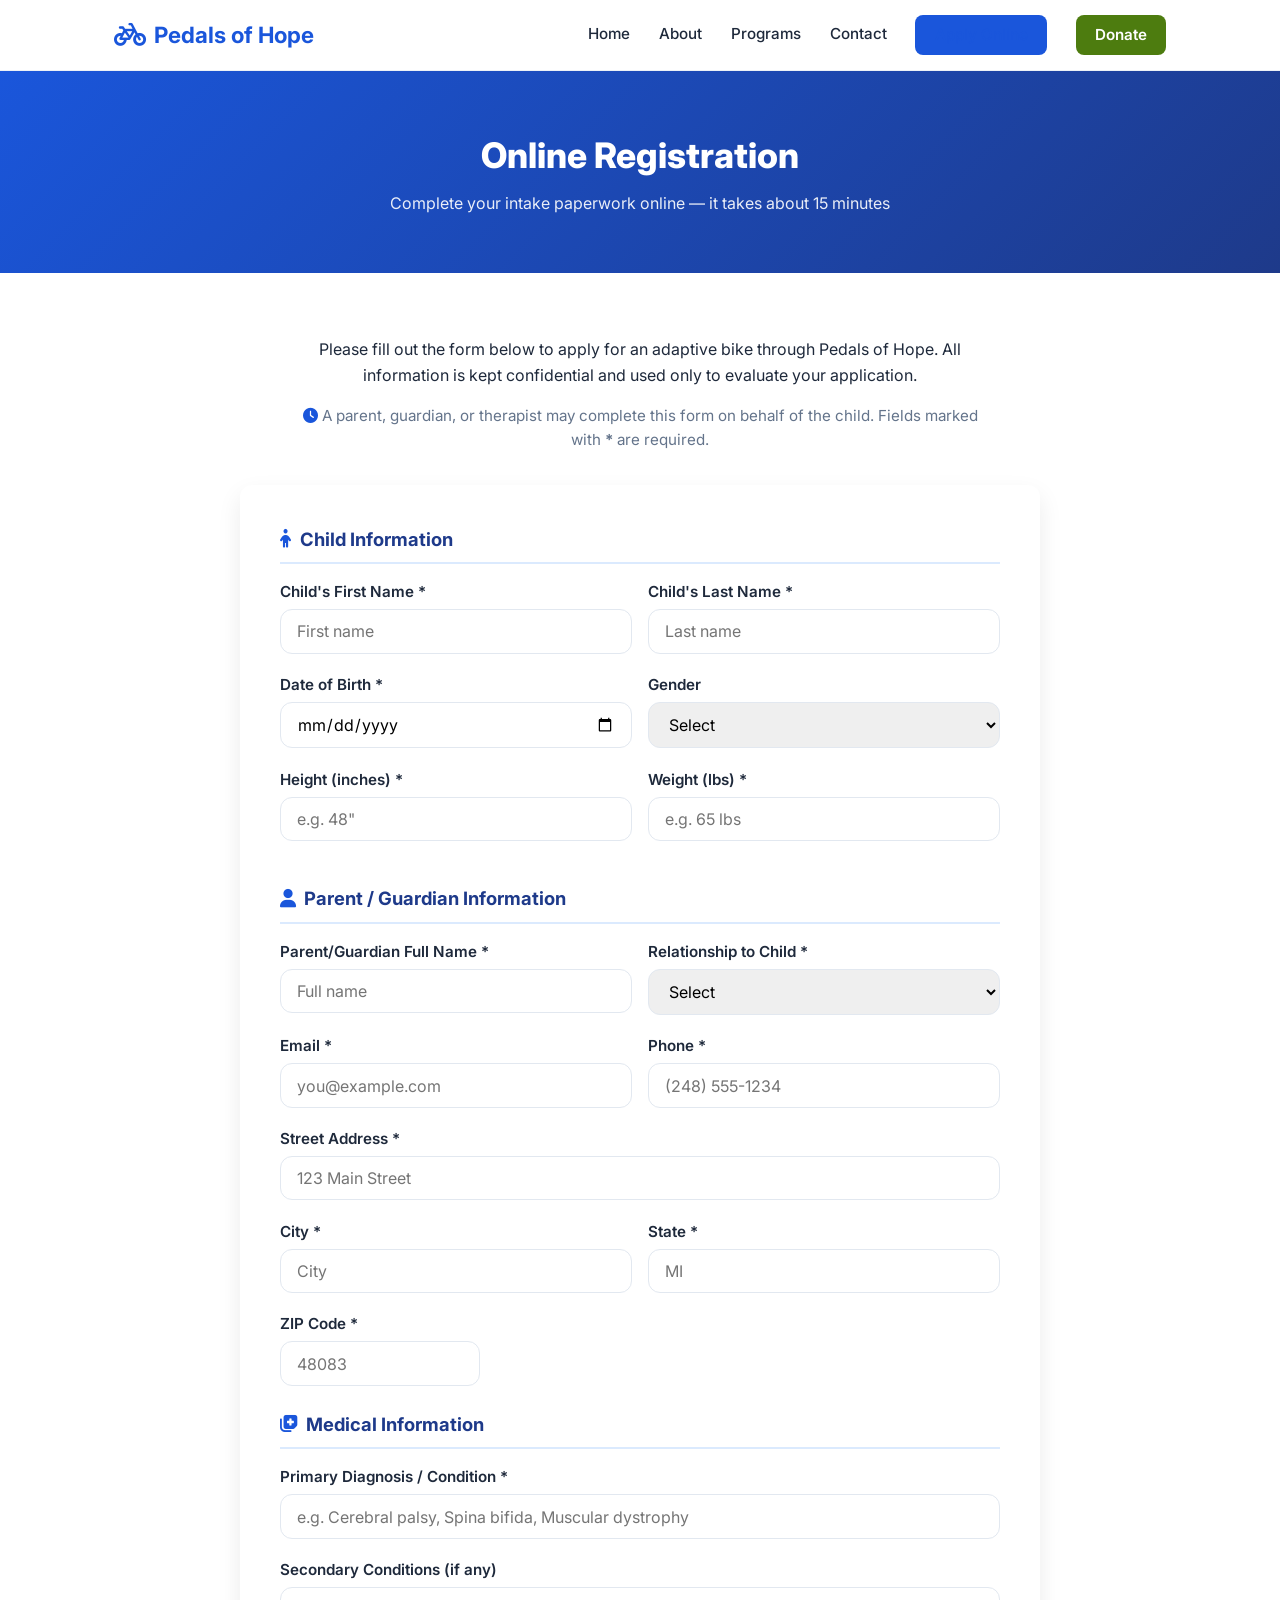
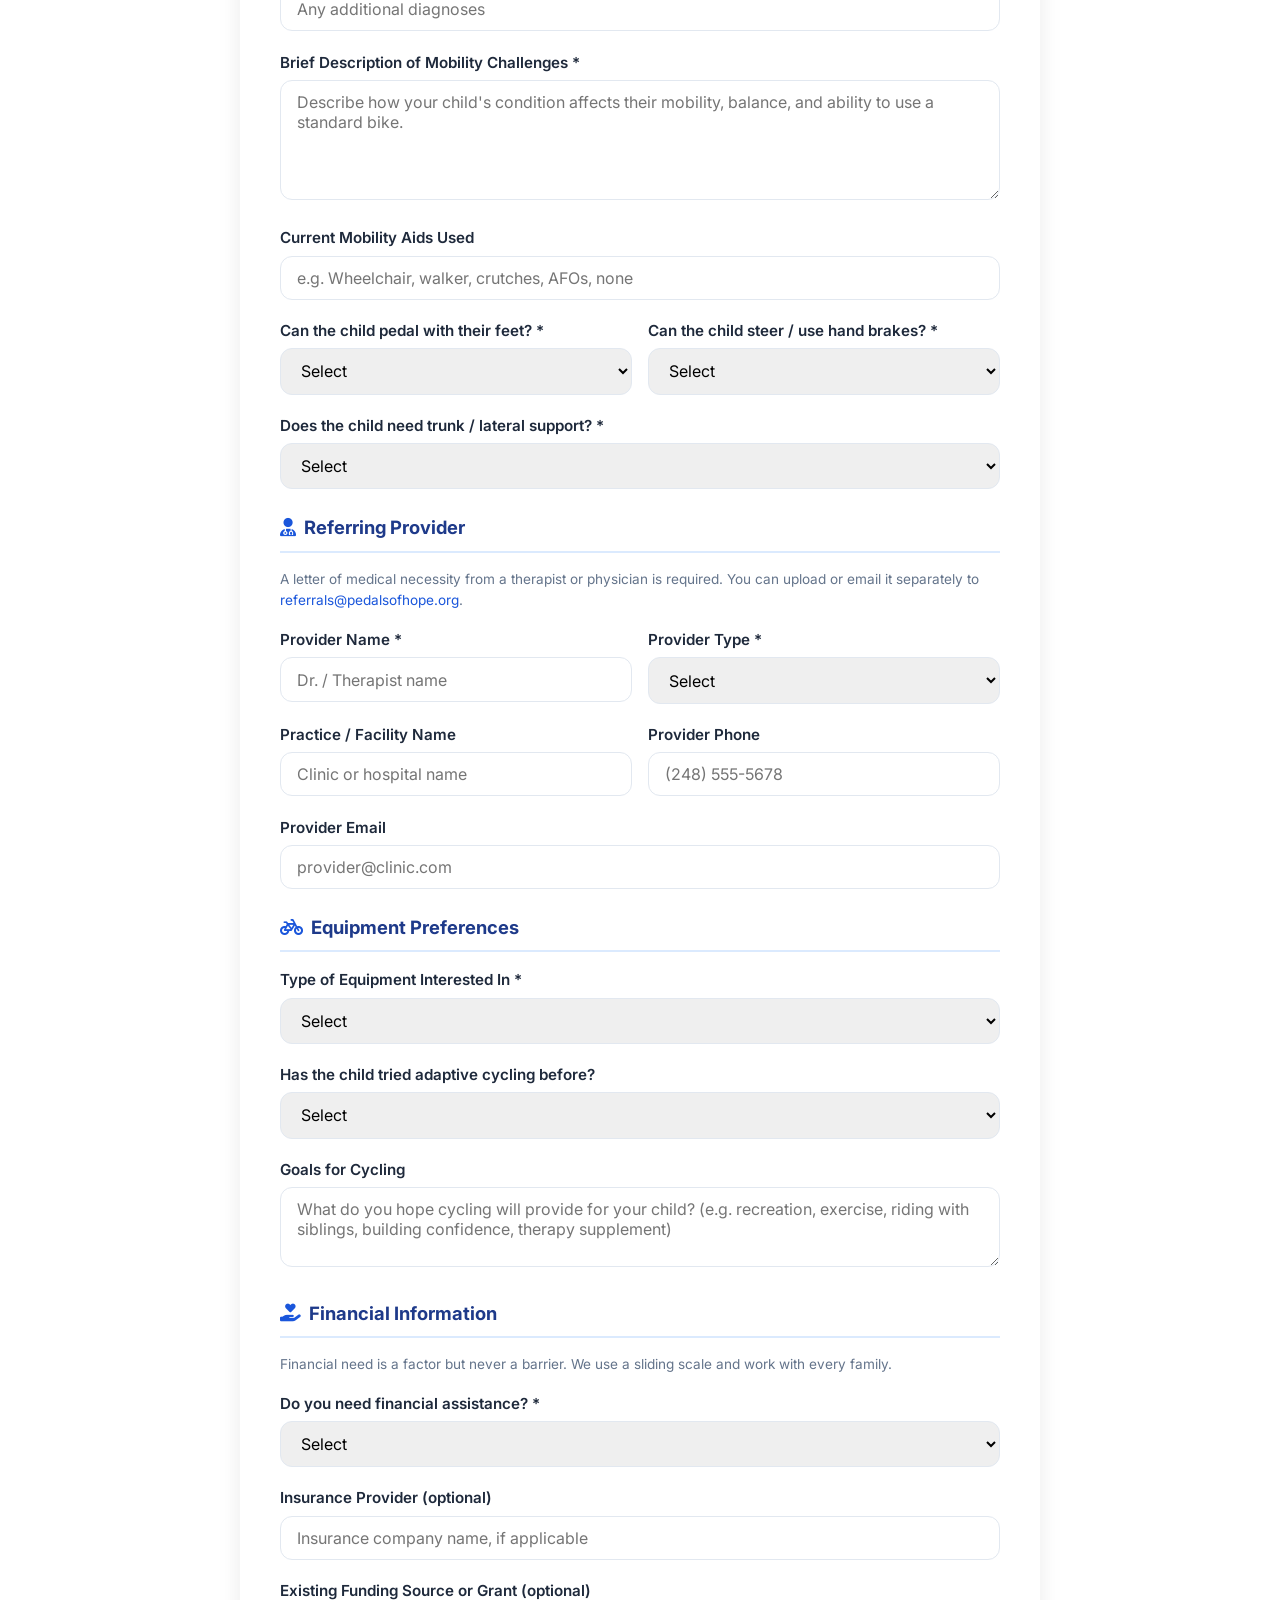
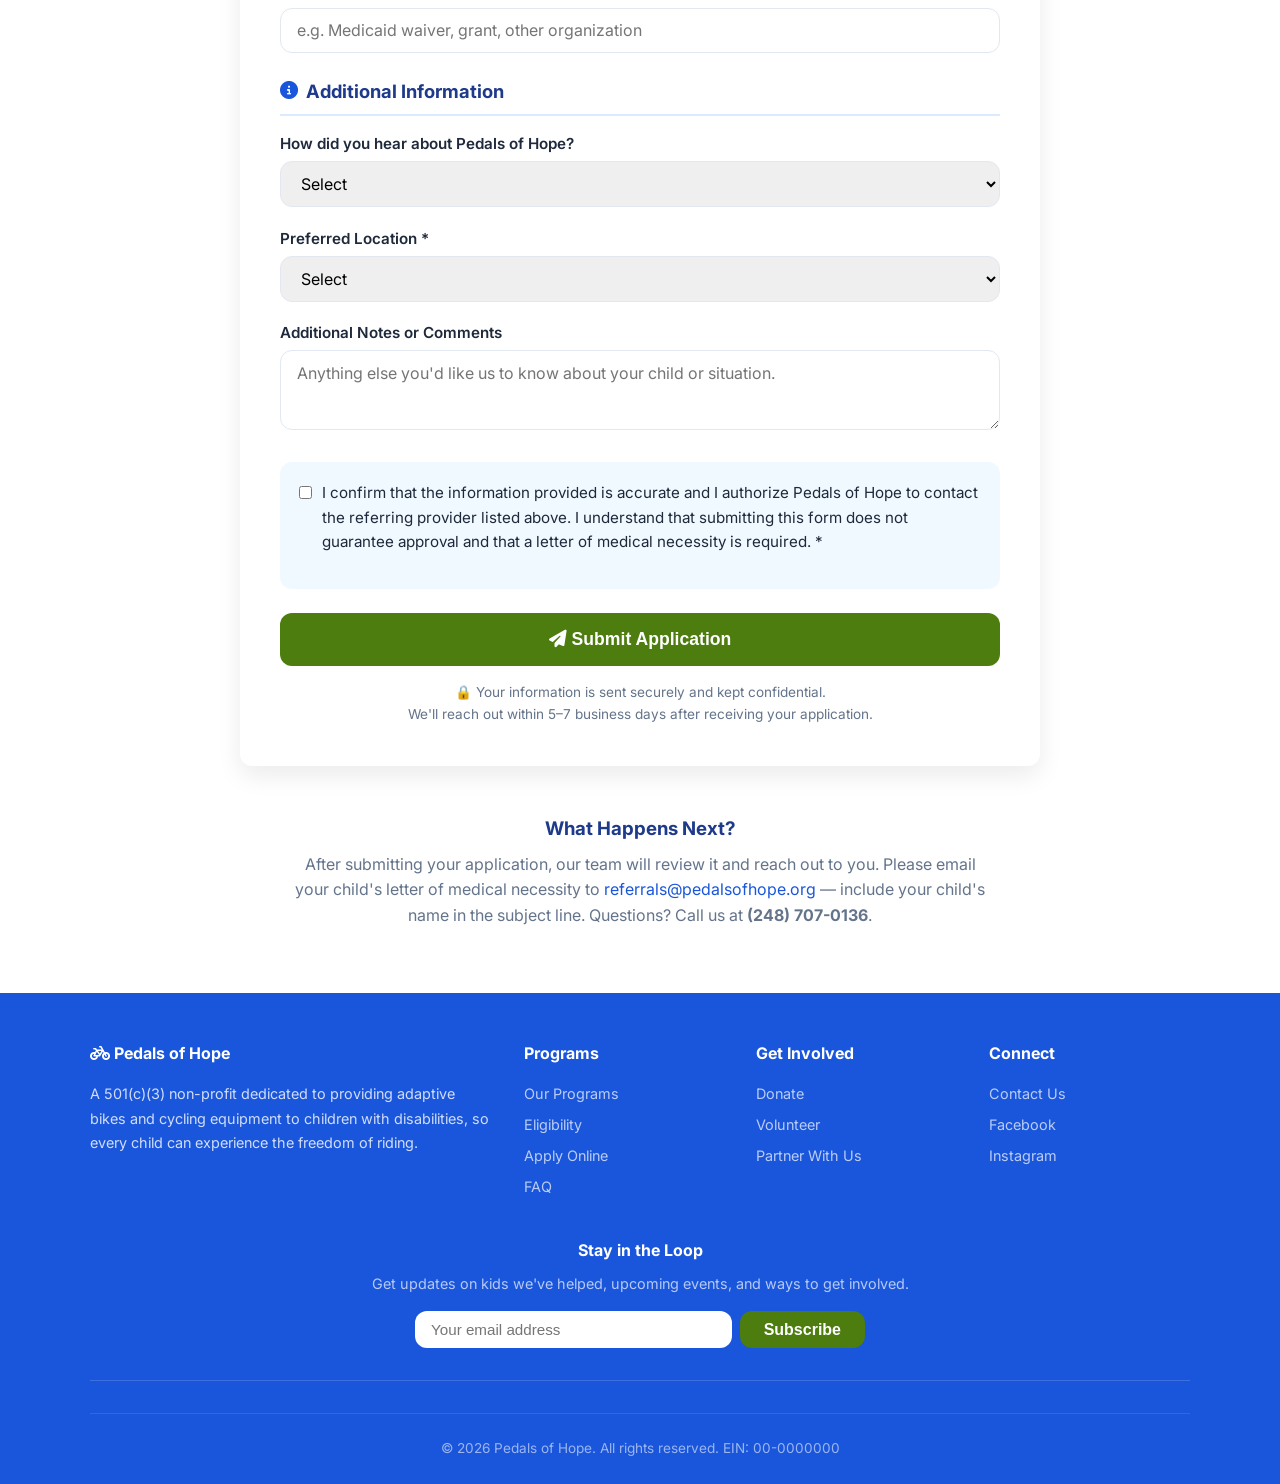
<file: intake.html>
<!DOCTYPE html>
<html lang="en">
<head>
  <meta charset="UTF-8">
  <meta name="viewport" content="width=device-width, initial-scale=1.0">
  <title>Apply Online - Pedals of Hope</title>
  <link rel="preconnect" href="https://fonts.googleapis.com">
  <link rel="preconnect" href="https://fonts.gstatic.com" crossorigin>
  <link href="https://fonts.googleapis.com/css2?family=Inter:wght@400;500;600;700;800&display=swap" rel="stylesheet">
  <link rel="stylesheet" href="css/style.css">
  <link rel="stylesheet" href="https://cdnjs.cloudflare.com/ajax/libs/font-awesome/6.5.1/css/all.min.css">
</head>
<body>

  <header class="site-header">
    <nav class="nav-container">
      <a href="index.html" class="logo"><span><i class="fa-solid fa-bicycle"></i></span> Pedals of Hope</a>
      <button class="nav-toggle" onclick="document.querySelector('.nav-links').classList.toggle('open')" aria-label="Menu">☰</button>
      <div class="nav-links">
        <a href="index.html">Home</a>
        <a href="about.html">About</a>
        <a href="programs.html">Programs</a>
        <a href="contact.html">Contact</a>
        <a href="intake.html" class="btn-nav-secondary active">Apply Online</a>
        <a href="donate.html" class="btn-nav">Donate</a>
      </div>
    </nav>
  </header>

  <section class="page-header">
    <h1>Online Registration</h1>
    <p>Complete your intake paperwork online — it takes about 15 minutes</p>
  </section>

  <!-- Intro -->
  <section class="section">
    <div class="container">
      <div style="max-width:700px; margin:0 auto; text-align:center; margin-bottom:2rem;">
        <p style="margin-bottom:1rem;">Please fill out the form below to apply for an adaptive bike through Pedals of Hope. All information is kept confidential and used only to evaluate your application.</p>
        <p style="color:var(--text-light); font-size:0.95rem;"><i class="fa-solid fa-clock" style="color:var(--primary);"></i> A parent, guardian, or therapist may complete this form on behalf of the child. Fields marked with <strong>*</strong> are required.</p>
      </div>

      <!-- Intake Form -->
      <div class="form-card wide">
        <form action="https://formsubmit.co/info@pedalsofhope.org" method="POST">
          <!-- FormSubmit config -->
          <input type="hidden" name="_subject" value="New Intake Application - Pedals of Hope">
          <input type="hidden" name="_template" value="table">
          <input type="hidden" name="_next" value="https://joshchirayil-sketch.github.io/thanks.html">
          <input type="hidden" name="_captcha" value="true">
          <input type="text" name="_honey" style="display:none">

          <!-- ===== CHILD INFORMATION ===== -->
          <div class="form-section-title">
            <i class="fa-solid fa-child"></i> Child Information
          </div>

          <div class="form-row">
            <div class="form-group">
              <label>Child's First Name *</label>
              <input type="text" name="child_first_name" placeholder="First name" required>
            </div>
            <div class="form-group">
              <label>Child's Last Name *</label>
              <input type="text" name="child_last_name" placeholder="Last name" required>
            </div>
          </div>

          <div class="form-row">
            <div class="form-group">
              <label>Date of Birth *</label>
              <input type="date" name="child_dob" required>
            </div>
            <div class="form-group">
              <label>Gender</label>
              <select name="child_gender">
                <option value="">Select</option>
                <option>Male</option>
                <option>Female</option>
                <option>Non-binary</option>
                <option>Prefer not to say</option>
              </select>
            </div>
          </div>

          <div class="form-row">
            <div class="form-group">
              <label>Height (inches) *</label>
              <input type="text" name="child_height" placeholder='e.g. 48"' required>
            </div>
            <div class="form-group">
              <label>Weight (lbs) *</label>
              <input type="text" name="child_weight" placeholder="e.g. 65 lbs" required>
            </div>
          </div>

          <!-- ===== PARENT / GUARDIAN ===== -->
          <div class="form-section-title">
            <i class="fa-solid fa-user"></i> Parent / Guardian Information
          </div>

          <div class="form-row">
            <div class="form-group">
              <label>Parent/Guardian Full Name *</label>
              <input type="text" name="parent_name" placeholder="Full name" required>
            </div>
            <div class="form-group">
              <label>Relationship to Child *</label>
              <select name="parent_relationship" required>
                <option value="">Select</option>
                <option>Parent</option>
                <option>Legal Guardian</option>
                <option>Grandparent</option>
                <option>Foster Parent</option>
                <option>Other</option>
              </select>
            </div>
          </div>

          <div class="form-row">
            <div class="form-group">
              <label>Email *</label>
              <input type="email" name="parent_email" placeholder="you@example.com" required>
            </div>
            <div class="form-group">
              <label>Phone *</label>
              <input type="tel" name="parent_phone" placeholder="(248) 555-1234" required>
            </div>
          </div>

          <div class="form-group">
            <label>Street Address *</label>
            <input type="text" name="address_street" placeholder="123 Main Street" required>
          </div>

          <div class="form-row">
            <div class="form-group">
              <label>City *</label>
              <input type="text" name="address_city" placeholder="City" required>
            </div>
            <div class="form-group">
              <label>State *</label>
              <input type="text" name="address_state" placeholder="MI" required>
            </div>
          </div>

          <div class="form-group" style="max-width:200px;">
            <label>ZIP Code *</label>
            <input type="text" name="address_zip" placeholder="48083" required>
          </div>

          <!-- ===== MEDICAL / DIAGNOSIS ===== -->
          <div class="form-section-title">
            <i class="fa-solid fa-notes-medical"></i> Medical Information
          </div>

          <div class="form-group">
            <label>Primary Diagnosis / Condition *</label>
            <input type="text" name="primary_diagnosis" placeholder="e.g. Cerebral palsy, Spina bifida, Muscular dystrophy" required>
          </div>

          <div class="form-group">
            <label>Secondary Conditions (if any)</label>
            <input type="text" name="secondary_conditions" placeholder="Any additional diagnoses">
          </div>

          <div class="form-group">
            <label>Brief Description of Mobility Challenges *</label>
            <textarea name="mobility_challenges" placeholder="Describe how your child's condition affects their mobility, balance, and ability to use a standard bike." required></textarea>
          </div>

          <div class="form-group">
            <label>Current Mobility Aids Used</label>
            <input type="text" name="mobility_aids" placeholder="e.g. Wheelchair, walker, crutches, AFOs, none">
          </div>

          <div class="form-row">
            <div class="form-group">
              <label>Can the child pedal with their feet? *</label>
              <select name="can_pedal_feet" required>
                <option value="">Select</option>
                <option>Yes</option>
                <option>Limited / with assistance</option>
                <option>No</option>
              </select>
            </div>
            <div class="form-group">
              <label>Can the child steer / use hand brakes? *</label>
              <select name="can_steer_hands" required>
                <option value="">Select</option>
                <option>Yes</option>
                <option>Limited / with assistance</option>
                <option>No</option>
              </select>
            </div>
          </div>

          <div class="form-group">
            <label>Does the child need trunk / lateral support? *</label>
            <select name="needs_trunk_support" required>
              <option value="">Select</option>
              <option>Yes - full support needed</option>
              <option>Yes - some support needed</option>
              <option>No</option>
              <option>Unsure</option>
            </select>
          </div>

          <!-- ===== REFERRING PROVIDER ===== -->
          <div class="form-section-title">
            <i class="fa-solid fa-user-doctor"></i> Referring Provider
          </div>
          <p class="form-note" style="margin-bottom:1rem;">A letter of medical necessity from a therapist or physician is required. You can upload or email it separately to <a href="mailto:referrals@pedalsofhope.org">referrals@pedalsofhope.org</a>.</p>

          <div class="form-row">
            <div class="form-group">
              <label>Provider Name *</label>
              <input type="text" name="provider_name" placeholder="Dr. / Therapist name" required>
            </div>
            <div class="form-group">
              <label>Provider Type *</label>
              <select name="provider_type" required>
                <option value="">Select</option>
                <option>Physical Therapist (PT)</option>
                <option>Occupational Therapist (OT)</option>
                <option>Physician / Pediatrician</option>
                <option>Physiatrist</option>
                <option>Other</option>
              </select>
            </div>
          </div>

          <div class="form-row">
            <div class="form-group">
              <label>Practice / Facility Name</label>
              <input type="text" name="provider_practice" placeholder="Clinic or hospital name">
            </div>
            <div class="form-group">
              <label>Provider Phone</label>
              <input type="tel" name="provider_phone" placeholder="(248) 555-5678">
            </div>
          </div>

          <div class="form-group">
            <label>Provider Email</label>
            <input type="email" name="provider_email" placeholder="provider@clinic.com">
          </div>

          <!-- ===== EQUIPMENT PREFERENCES ===== -->
          <div class="form-section-title">
            <i class="fa-solid fa-bicycle"></i> Equipment Preferences
          </div>

          <div class="form-group">
            <label>Type of Equipment Interested In *</label>
            <select name="equipment_type" required>
              <option value="">Select</option>
              <option>Adaptive Tricycle (foot-powered with support)</option>
              <option>Hand Cycle (upper-body powered)</option>
              <option>Tandem Bike (visual impairment / balance)</option>
              <option>Custom Modified Standard Bike</option>
              <option>Not sure — need recommendation</option>
            </select>
          </div>

          <div class="form-group">
            <label>Has the child tried adaptive cycling before?</label>
            <select name="tried_adaptive_cycling">
              <option value="">Select</option>
              <option>Yes — owns/owned adaptive equipment</option>
              <option>Yes — tried at a clinic or event</option>
              <option>No — this would be their first time</option>
            </select>
          </div>

          <div class="form-group">
            <label>Goals for Cycling</label>
            <textarea name="cycling_goals" placeholder="What do you hope cycling will provide for your child? (e.g. recreation, exercise, riding with siblings, building confidence, therapy supplement)" style="min-height:80px;"></textarea>
          </div>

          <!-- ===== FINANCIAL ===== -->
          <div class="form-section-title">
            <i class="fa-solid fa-hand-holding-heart"></i> Financial Information
          </div>
          <p class="form-note" style="margin-bottom:1rem;">Financial need is a factor but never a barrier. We use a sliding scale and work with every family.</p>

          <div class="form-group">
            <label>Do you need financial assistance? *</label>
            <select name="financial_assistance" required>
              <option value="">Select</option>
              <option>Yes — full funding needed</option>
              <option>Yes — partial assistance needed</option>
              <option>No — I can self-fund but need equipment help</option>
            </select>
          </div>

          <div class="form-group">
            <label>Insurance Provider (optional)</label>
            <input type="text" name="insurance_provider" placeholder="Insurance company name, if applicable">
          </div>

          <div class="form-group">
            <label>Existing Funding Source or Grant (optional)</label>
            <input type="text" name="existing_funding" placeholder="e.g. Medicaid waiver, grant, other organization">
          </div>

          <!-- ===== ADDITIONAL ===== -->
          <div class="form-section-title">
            <i class="fa-solid fa-circle-info"></i> Additional Information
          </div>

          <div class="form-group">
            <label>How did you hear about Pedals of Hope?</label>
            <select name="referral_source">
              <option value="">Select</option>
              <option>Therapist / Doctor referral</option>
              <option>School or teacher</option>
              <option>Another family</option>
              <option>Social media</option>
              <option>Web search</option>
              <option>Community event</option>
              <option>Other</option>
            </select>
          </div>

          <div class="form-group">
            <label>Preferred Location *</label>
            <select name="preferred_location" required>
              <option value="">Select</option>
              <option>Troy, MI Office</option>
              <!-- TODO: Add second location option -->
              <option>[Second Location]</option>
              <option>No preference</option>
            </select>
          </div>

          <div class="form-group">
            <label>Additional Notes or Comments</label>
            <textarea name="additional_notes" placeholder="Anything else you'd like us to know about your child or situation." style="min-height:80px;"></textarea>
          </div>

          <!-- Consent -->
          <div style="background:var(--bg-alt); padding:1.2rem; border-radius:var(--radius); margin:1.5rem 0;">
            <div class="checkbox-group">
              <input type="checkbox" id="consent" name="consent" required>
              <label for="consent">I confirm that the information provided is accurate and I authorize Pedals of Hope to contact the referring provider listed above. I understand that submitting this form does not guarantee approval and that a letter of medical necessity is required. *</label>
            </div>
          </div>

          <button type="submit" class="btn btn-primary" style="width:100%; text-align:center; font-size:1.1rem; padding:1rem;">
            <i class="fa-solid fa-paper-plane"></i> Submit Application
          </button>
          <p style="text-align:center; margin-top:1rem; font-size:0.85rem; color:var(--text-light);">
            🔒 Your information is sent securely and kept confidential.<br>
            We'll reach out within 5–7 business days after receiving your application.
          </p>
        </form>
      </div>

      <!-- After form info -->
      <div style="max-width:700px; margin:3rem auto 0; text-align:center;">
        <h3 style="color:var(--primary-dark); margin-bottom:0.5rem;">What Happens Next?</h3>
        <p style="color:var(--text-light);">After submitting your application, our team will review it and reach out to you. Please email your child's letter of medical necessity to <a href="mailto:referrals@pedalsofhope.org">referrals@pedalsofhope.org</a> — include your child's name in the subject line. Questions? Call us at <strong>(248) 707-0136</strong>.</p>
      </div>
    </div>
  </section>

  <footer class="site-footer">
    <div class="footer-grid">
      <div class="footer-about">
        <h4><i class="fa-solid fa-bicycle"></i> Pedals of Hope</h4>
        <p>A 501(c)(3) non-profit dedicated to providing adaptive bikes and cycling equipment to children with disabilities, so every child can experience the freedom of riding.</p>
      </div>
      <div>
        <h4>Programs</h4>
        <a href="programs.html">Our Programs</a>
        <a href="programs.html#eligibility">Eligibility</a>
        <a href="intake.html">Apply Online</a>
        <a href="programs.html#faq">FAQ</a>
      </div>
      <div>
        <h4>Get Involved</h4>
        <a href="donate.html">Donate</a>
        <a href="contact.html">Volunteer</a>
        <a href="contact.html">Partner With Us</a>
      </div>
      <div>
        <h4>Connect</h4>
        <a href="contact.html">Contact Us</a>
        <a href="#">Facebook</a>
        <a href="#">Instagram</a>
      </div>
    </div>
    <div class="footer-newsletter">
      <h4>Stay in the Loop</h4>
      <p>Get updates on kids we've helped, upcoming events, and ways to get involved.</p>
      <form class="newsletter-form" action="#" method="post">
        <input type="email" placeholder="Your email address" required>
        <button type="submit" class="btn btn-primary">Subscribe</button>
      </form>
    </div>
    <div class="footer-bottom">
      &copy; 2026 Pedals of Hope. All rights reserved. EIN: 00-0000000
    </div>
  </footer>

  <script>
    const observer = new IntersectionObserver((entries) => {
      entries.forEach(entry => {
        if (entry.isIntersecting) { entry.target.classList.add('visible'); observer.unobserve(entry.target); }
      });
    }, { threshold: 0.1 });
    document.querySelectorAll('.section, .cta-banner').forEach(el => {
      el.classList.add('animate-on-scroll'); observer.observe(el);
    });
  </script>
</body>
</html>
</file>
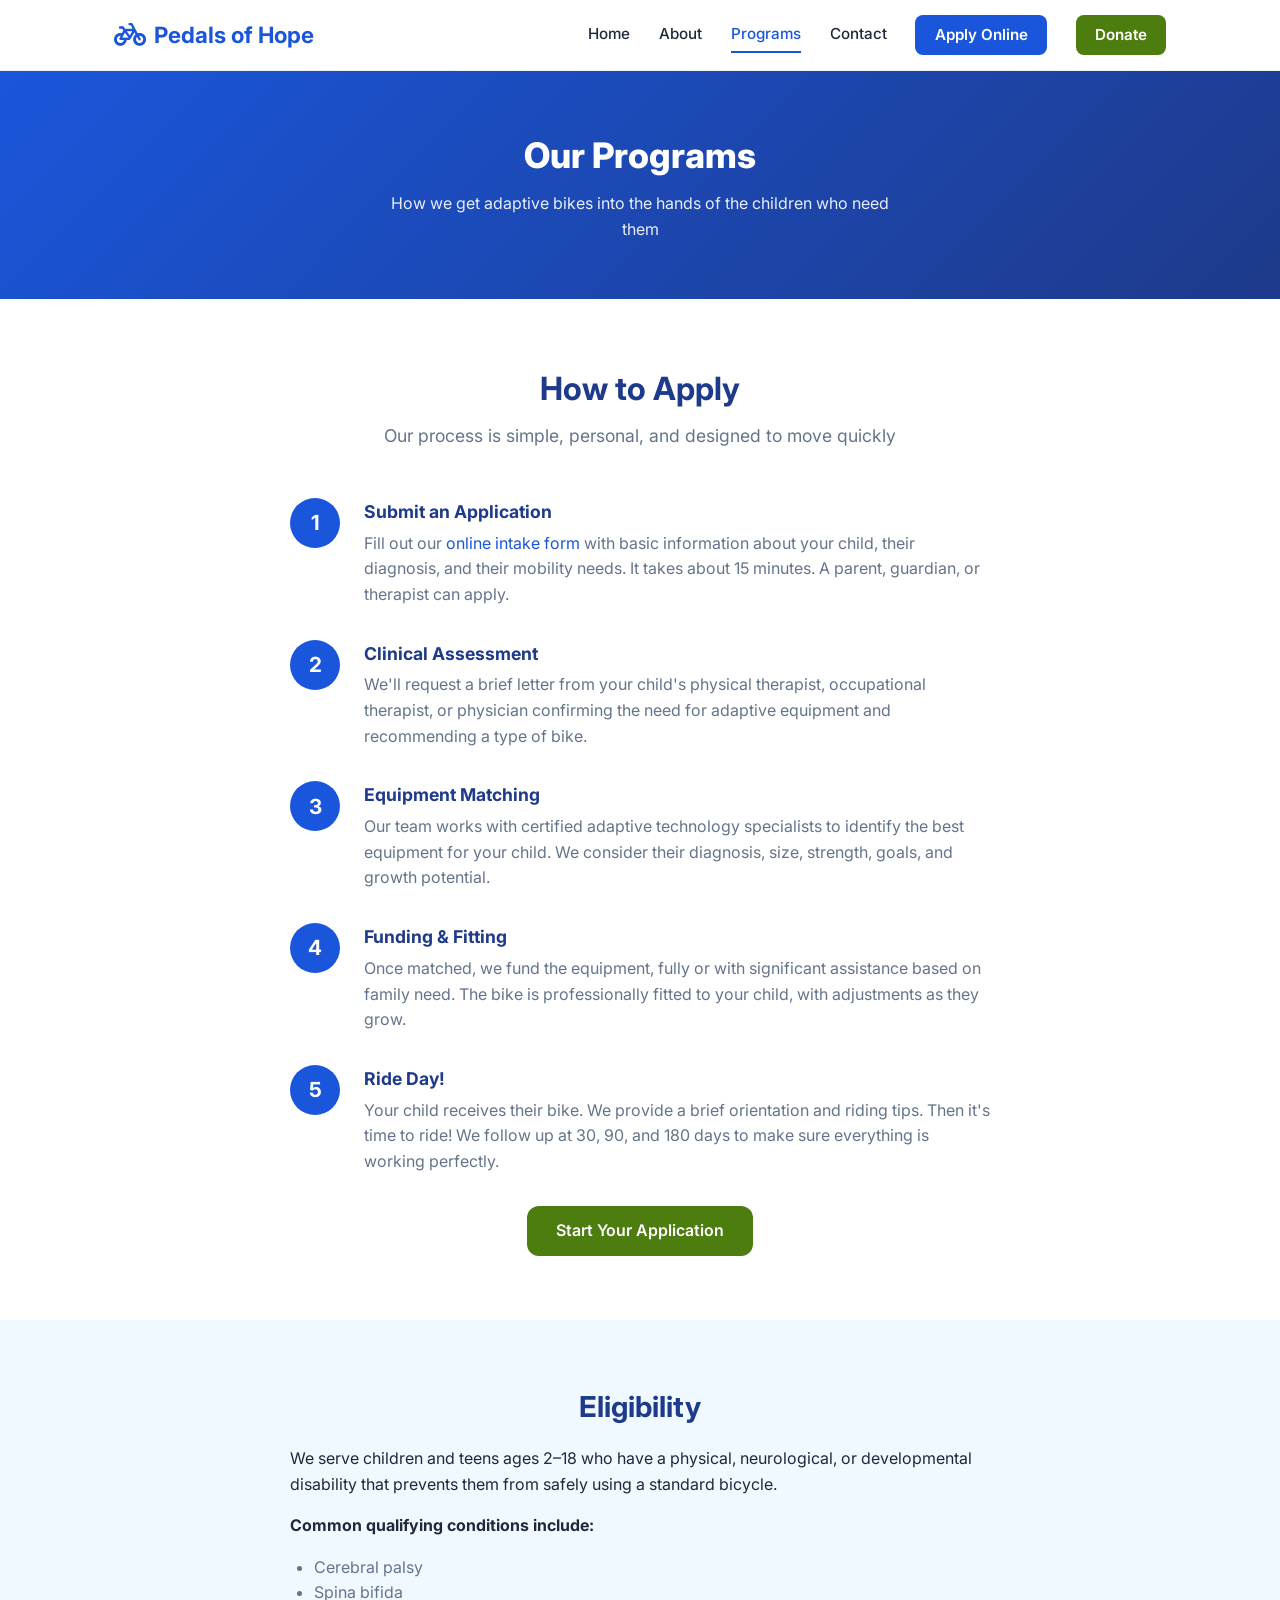
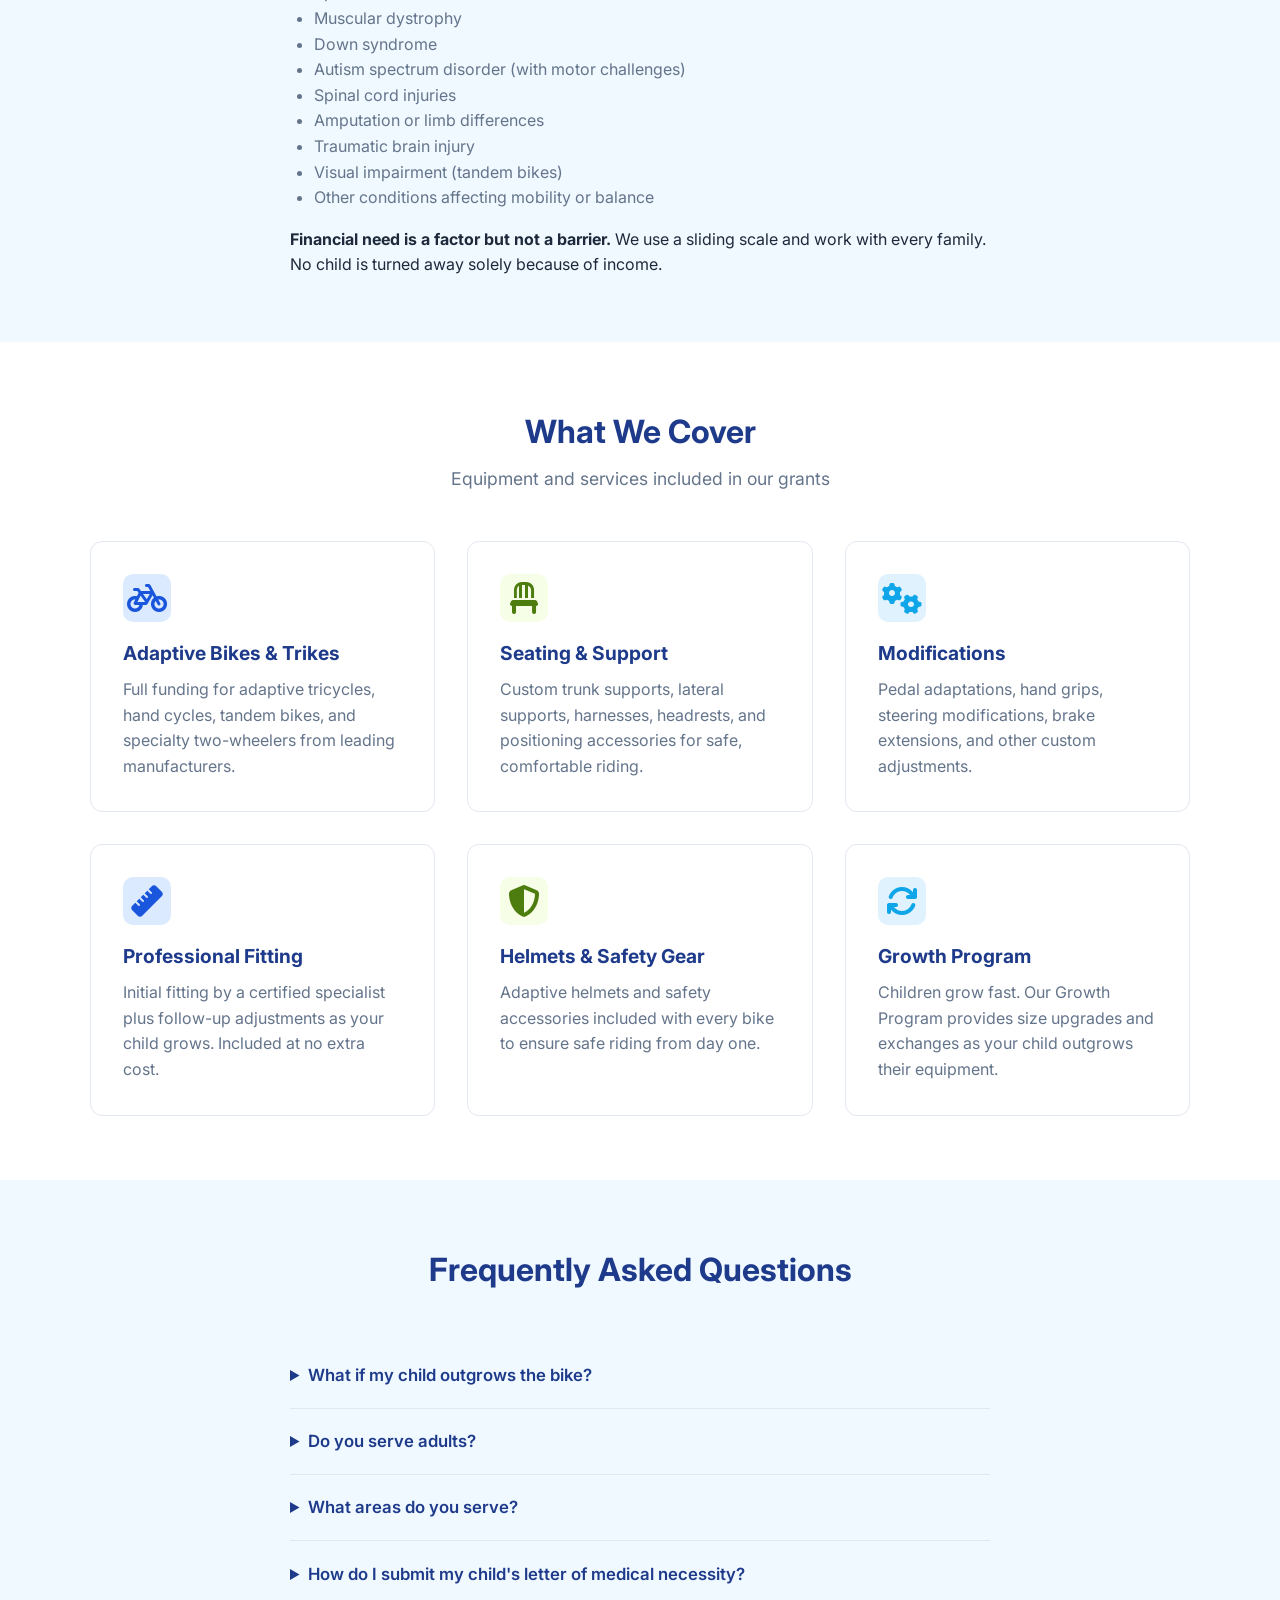
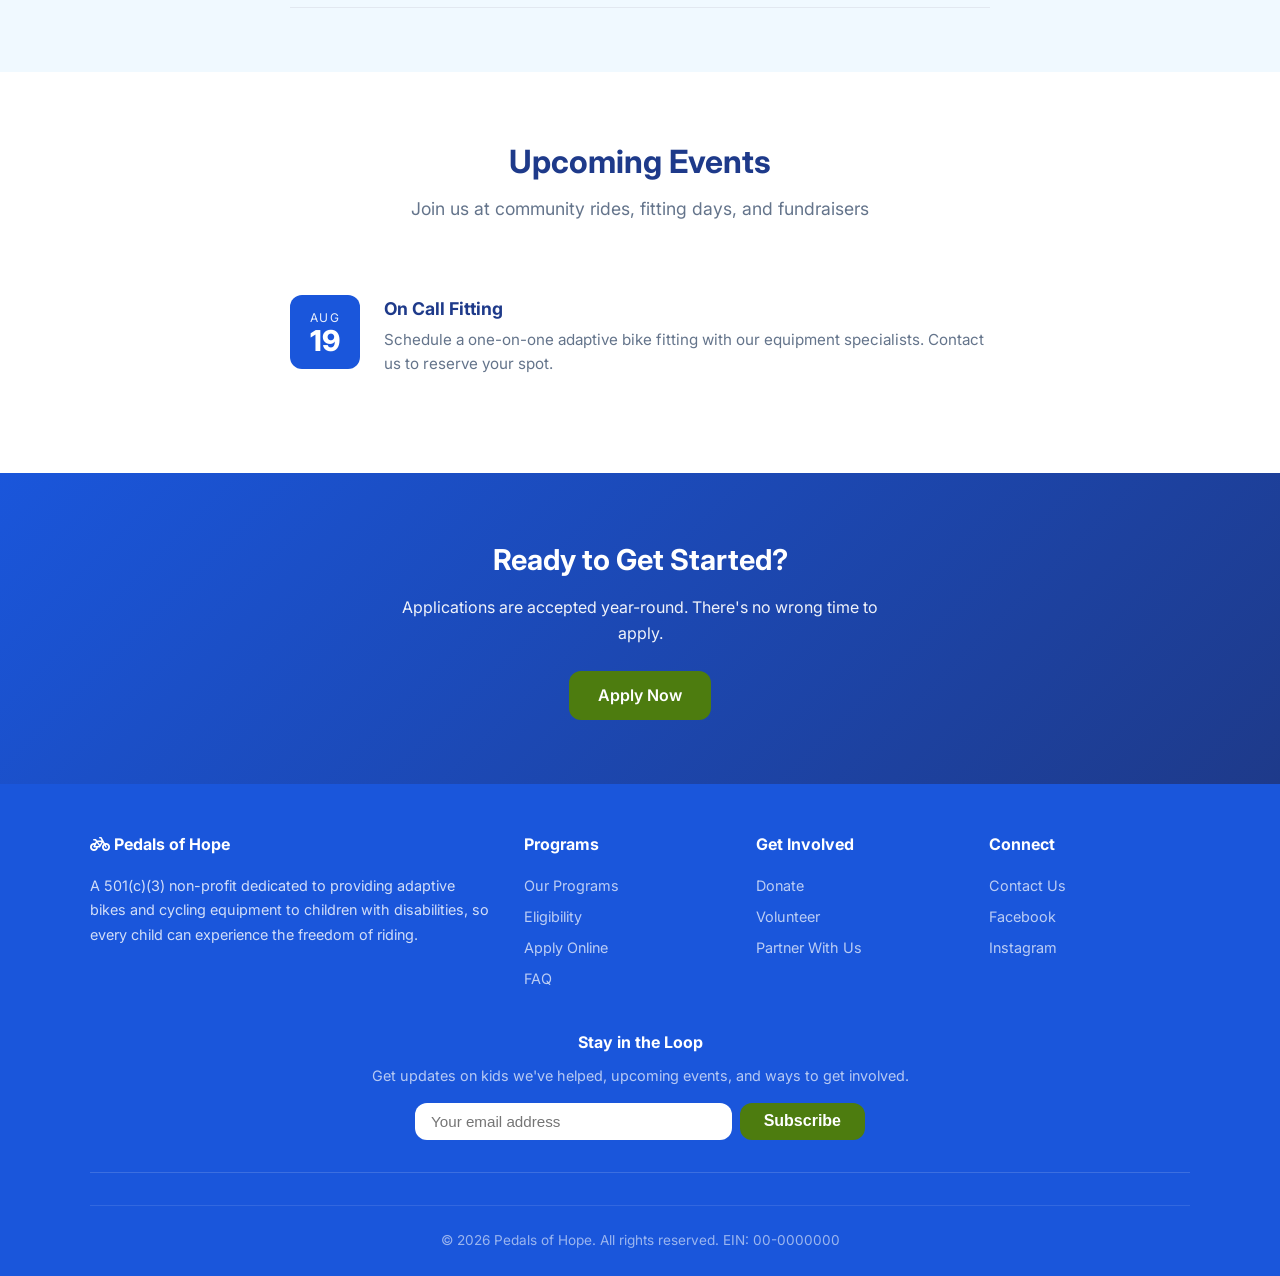
<file: programs.html>
<!DOCTYPE html>
<html lang="en">
<head>
  <meta charset="UTF-8">
  <meta name="viewport" content="width=device-width, initial-scale=1.0">
  <title>Programs - Pedals of Hope</title>
  <link rel="preconnect" href="https://fonts.googleapis.com">
  <link rel="preconnect" href="https://fonts.gstatic.com" crossorigin>
  <link href="https://fonts.googleapis.com/css2?family=Inter:wght@400;500;600;700;800&display=swap" rel="stylesheet">
  <link rel="stylesheet" href="css/style.css">
  <link rel="stylesheet" href="https://cdnjs.cloudflare.com/ajax/libs/font-awesome/6.5.1/css/all.min.css">
</head>
<body>

  <header class="site-header">
    <nav class="nav-container">
      <a href="index.html" class="logo"><span><i class="fa-solid fa-bicycle"></i></span> Pedals of Hope</a>
      <button class="nav-toggle" onclick="document.querySelector('.nav-links').classList.toggle('open')" aria-label="Menu">☰</button>
      <div class="nav-links">
        <a href="index.html">Home</a>
        <a href="about.html">About</a>
        <a href="programs.html" class="active">Programs</a>
        <a href="contact.html">Contact</a>
        <a href="intake.html" class="btn-nav-secondary">Apply Online</a>
        <a href="donate.html" class="btn-nav">Donate</a>
      </div>
    </nav>
  </header>

  <section class="page-header">
    <h1>Our Programs</h1>
    <p>How we get adaptive bikes into the hands of the children who need them</p>
  </section>

  <!-- How to Apply -->
  <section class="section">
    <div class="container">
      <div class="section-header">
        <h2>How to Apply</h2>
        <p>Our process is simple, personal, and designed to move quickly</p>
      </div>
      <div class="steps" style="max-width:700px; margin:0 auto;">
        <div class="step">
          <div class="step-number">1</div>
          <div class="step-content">
            <h3>Submit an Application</h3>
            <p>Fill out our <a href="intake.html">online intake form</a> with basic information about your child, their diagnosis, and their mobility needs. It takes about 15 minutes. A parent, guardian, or therapist can apply.</p>
          </div>
        </div>
        <div class="step">
          <div class="step-number">2</div>
          <div class="step-content">
            <h3>Clinical Assessment</h3>
            <p>We'll request a brief letter from your child's physical therapist, occupational therapist, or physician confirming the need for adaptive equipment and recommending a type of bike.</p>
          </div>
        </div>
        <div class="step">
          <div class="step-number">3</div>
          <div class="step-content">
            <h3>Equipment Matching</h3>
            <p>Our team works with certified adaptive technology specialists to identify the best equipment for your child. We consider their diagnosis, size, strength, goals, and growth potential.</p>
          </div>
        </div>
        <div class="step">
          <div class="step-number">4</div>
          <div class="step-content">
            <h3>Funding & Fitting</h3>
            <p>Once matched, we fund the equipment, fully or with significant assistance based on family need. The bike is professionally fitted to your child, with adjustments as they grow.</p>
          </div>
        </div>
        <div class="step">
          <div class="step-number">5</div>
          <div class="step-content">
            <h3>Ride Day!</h3>
            <p>Your child receives their bike. We provide a brief orientation and riding tips. Then it's time to ride! We follow up at 30, 90, and 180 days to make sure everything is working perfectly.</p>
          </div>
        </div>
      </div>
      <div style="text-align:center; margin-top:2rem;">
        <a href="intake.html" class="btn btn-primary">Start Your Application</a>
      </div>
    </div>
  </section>

  <!-- Eligibility -->
  <section class="section section-alt" id="eligibility">
    <div class="container">
      <div>
        <div style="max-width:700px; margin:0 auto;">
          <h2 style="font-size:1.8rem; color:var(--primary-dark); margin-bottom:1rem; text-align:center;">Eligibility</h2>
          <p style="margin-bottom:1rem;">We serve children and teens ages 2–18 who have a physical, neurological, or developmental disability that prevents them from safely using a standard bicycle.</p>
          <p style="margin-bottom:1rem;"><strong>Common qualifying conditions include:</strong></p>
          <ul style="list-style:disc; padding-left:1.5rem; color:var(--text-light); margin-bottom:1rem;">
            <li>Cerebral palsy</li>
            <li>Spina bifida</li>
            <li>Muscular dystrophy</li>
            <li>Down syndrome</li>
            <li>Autism spectrum disorder (with motor challenges)</li>
            <li>Spinal cord injuries</li>
            <li>Amputation or limb differences</li>
            <li>Traumatic brain injury</li>
            <li>Visual impairment (tandem bikes)</li>
            <li>Other conditions affecting mobility or balance</li>
          </ul>
          <p><strong>Financial need is a factor but not a barrier.</strong> We use a sliding scale and work with every family. No child is turned away solely because of income.</p>
        </div>
      </div>
    </div>
  </section>

  <!-- What We Cover -->
  <section class="section">
    <div class="container">
      <div class="section-header">
        <h2>What We Cover</h2>
        <p>Equipment and services included in our grants</p>
      </div>
      <div class="card-grid">
        <div class="card">
          <div class="card-icon blue"><i class="fa-solid fa-bicycle"></i></div>
          <h3>Adaptive Bikes & Trikes</h3>
          <p>Full funding for adaptive tricycles, hand cycles, tandem bikes, and specialty two-wheelers from leading manufacturers.</p>
        </div>
        <div class="card">
          <div class="card-icon"><i class="fa-solid fa-chair"></i></div>
          <h3>Seating & Support</h3>
          <p>Custom trunk supports, lateral supports, harnesses, headrests, and positioning accessories for safe, comfortable riding.</p>
        </div>
        <div class="card">
          <div class="card-icon sky"><i class="fa-solid fa-gears"></i></div>
          <h3>Modifications</h3>
          <p>Pedal adaptations, hand grips, steering modifications, brake extensions, and other custom adjustments.</p>
        </div>
        <div class="card">
          <div class="card-icon blue"><i class="fa-solid fa-ruler"></i></div>
          <h3>Professional Fitting</h3>
          <p>Initial fitting by a certified specialist plus follow-up adjustments as your child grows. Included at no extra cost.</p>
        </div>
        <div class="card">
          <div class="card-icon"><i class="fa-solid fa-shield-halved"></i></div>
          <h3>Helmets & Safety Gear</h3>
          <p>Adaptive helmets and safety accessories included with every bike to ensure safe riding from day one.</p>
        </div>
        <div class="card">
          <div class="card-icon sky"><i class="fa-solid fa-arrows-rotate"></i></div>
          <h3>Growth Program</h3>
          <p>Children grow fast. Our Growth Program provides size upgrades and exchanges as your child outgrows their equipment.</p>
        </div>
      </div>
    </div>
  </section>

  <!-- FAQ -->
  <section class="section section-alt" id="faq">
    <div class="container">
      <div class="section-header">
        <h2>Frequently Asked Questions</h2>
      </div>
      <div style="max-width:700px; margin:0 auto;">
        <details class="faq-item">
          <summary>What if my child outgrows the bike?</summary>
          <p>Our Growth Program allows families to exchange or upgrade equipment as their child grows. Contact us when it's time and we'll work with you to find the right next step.</p>
        </details>
        <details class="faq-item">
          <summary>Do you serve adults?</summary>
          <p>Currently our programs focus on children and teens ages 2–18. We hope to expand to adult services in the future. In the meantime, we're happy to connect adults with other resources.</p>
        </details>
        <details class="faq-item">
          <summary>What areas do you serve?</summary>
          <p>We serve families nationwide across the United States. Equipment is shipped directly or coordinated with a local fitting specialist in your area.</p>
        </details>
        <details class="faq-item">
          <summary>How do I submit my child's letter of medical necessity?</summary>
          <p>After filling out the online intake form, email the letter to <a href="mailto:referrals@pedalsofhope.org">referrals@pedalsofhope.org</a> with your child's name in the subject line. Your therapist or physician can also send it directly.</p>
        </details>
      </div>
    </div>
  </section>

  <!-- Upcoming Events -->
  <section class="section">
    <div class="container">
      <div class="section-header">
        <h2>Upcoming Events</h2>
        <p>Join us at community rides, fitting days, and fundraisers</p>
      </div>
      <div class="events-list">
        <div class="event-item">
          <div class="event-date">
            <span class="event-month">AUG</span>
            <span class="event-day">19</span>
          </div>
          <div class="event-details">
            <h3>On Call Fitting</h3>
            <p>Schedule a one-on-one adaptive bike fitting with our equipment specialists. Contact us to reserve your spot.</p>
          </div>
        </div>
      </div>
    </div>
  </section>

  <!-- CTA -->
  <section class="cta-banner">
    <h2>Ready to Get Started?</h2>
    <p>Applications are accepted year-round. There's no wrong time to apply.</p>
    <a href="intake.html" class="btn btn-primary">Apply Now</a>
  </section>

  <footer class="site-footer">
    <div class="footer-grid">
      <div class="footer-about">
        <h4><i class="fa-solid fa-bicycle"></i> Pedals of Hope</h4>
        <p>A 501(c)(3) non-profit dedicated to providing adaptive bikes and cycling equipment to children with disabilities, so every child can experience the freedom of riding.</p>
      </div>
      <div>
        <h4>Programs</h4>
        <a href="programs.html">Our Programs</a>
        <a href="programs.html#eligibility">Eligibility</a>
        <a href="intake.html">Apply Online</a>
        <a href="programs.html#faq">FAQ</a>
      </div>
      <div>
        <h4>Get Involved</h4>
        <a href="donate.html">Donate</a>
        <a href="contact.html">Volunteer</a>
        <a href="contact.html">Partner With Us</a>
      </div>
      <div>
        <h4>Connect</h4>
        <a href="contact.html">Contact Us</a>
        <a href="#">Facebook</a>
        <a href="#">Instagram</a>
      </div>
    </div>
    <div class="footer-newsletter">
      <h4>Stay in the Loop</h4>
      <p>Get updates on kids we've helped, upcoming events, and ways to get involved.</p>
      <form class="newsletter-form" action="#" method="post">
        <input type="email" placeholder="Your email address" required>
        <button type="submit" class="btn btn-primary">Subscribe</button>
      </form>
    </div>
    <div class="footer-bottom">
      &copy; 2026 Pedals of Hope. All rights reserved. EIN: 00-0000000
    </div>
  </footer>

  <script>
    const observer = new IntersectionObserver((entries) => {
      entries.forEach(entry => {
        if (entry.isIntersecting) { entry.target.classList.add('visible'); observer.unobserve(entry.target); }
      });
    }, { threshold: 0.1 });
    document.querySelectorAll('.section, .stats-bar, .cta-banner, .card, .step, .faq-item, .event-item').forEach(el => {
      el.classList.add('animate-on-scroll'); observer.observe(el);
    });
  </script>
</body>
</html>
</file>
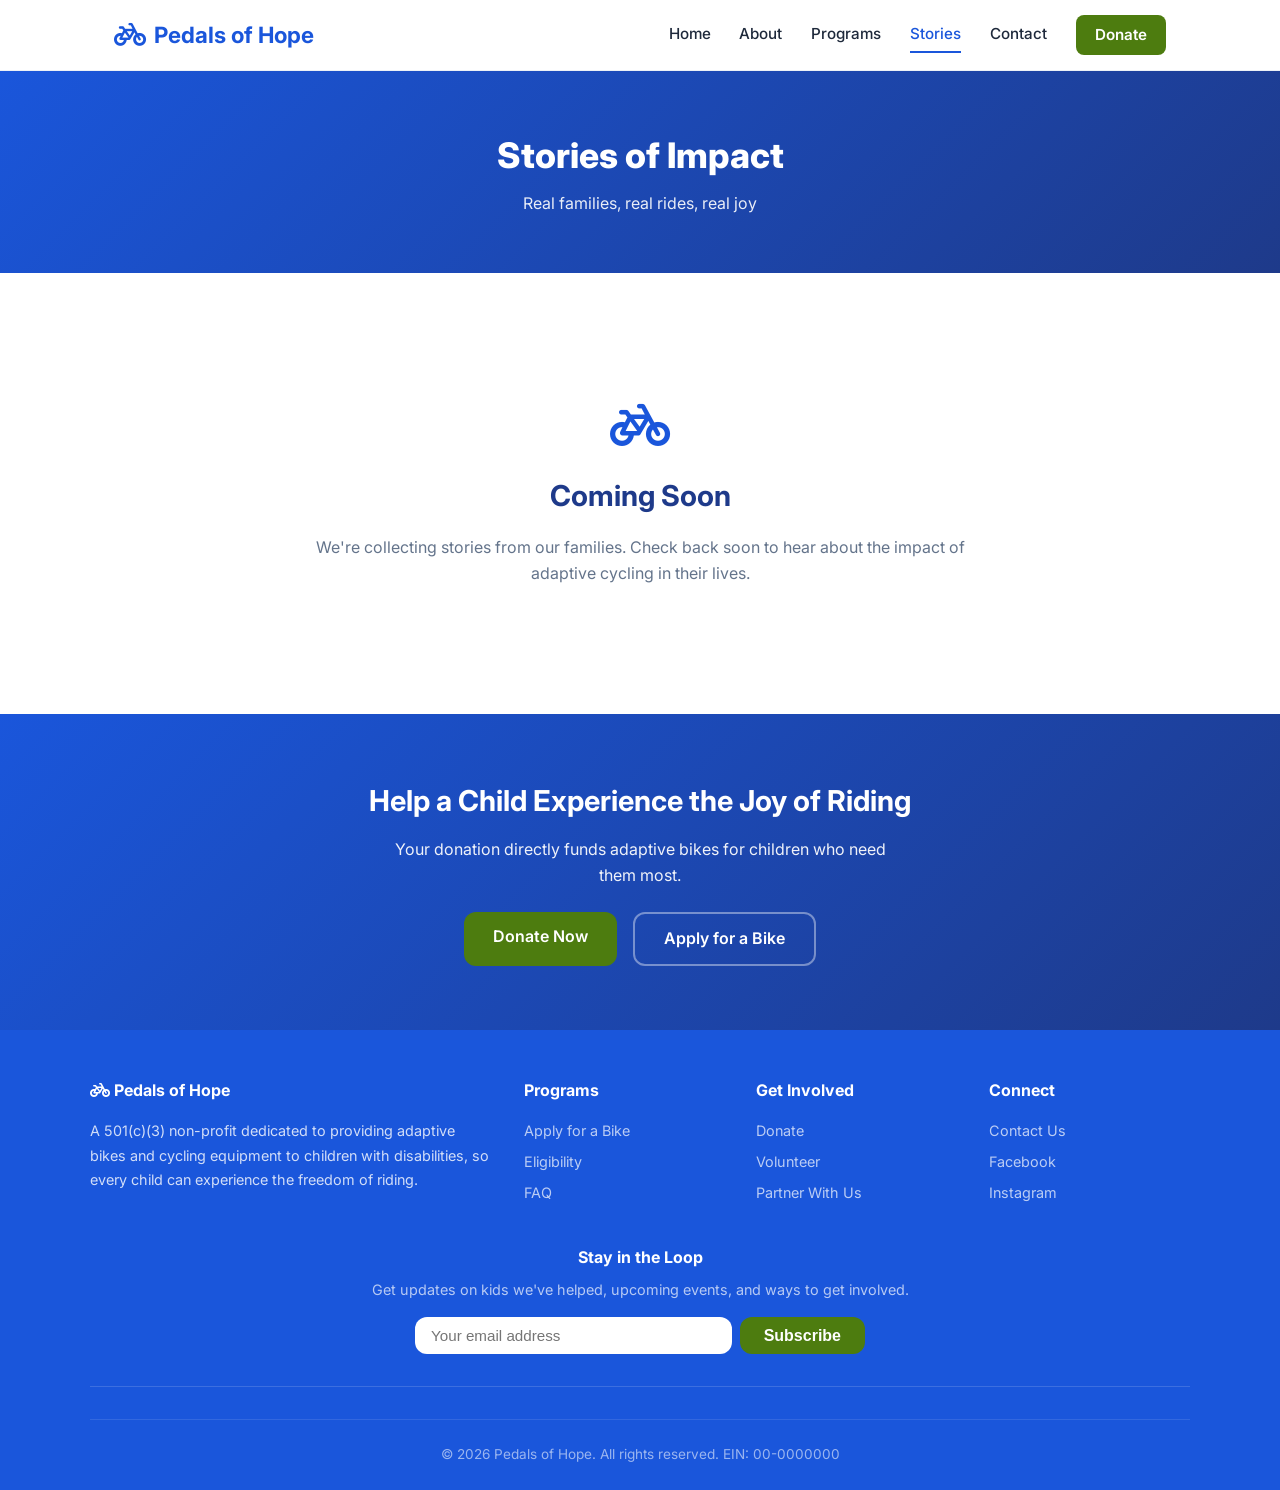
<file: stories.html>
<!DOCTYPE html>
<html lang="en">
<head>
  <meta charset="UTF-8">
  <meta name="viewport" content="width=device-width, initial-scale=1.0">
  <title>Stories - Pedals of Hope</title>
  <link rel="preconnect" href="https://fonts.googleapis.com">
  <link rel="preconnect" href="https://fonts.gstatic.com" crossorigin>
  <link href="https://fonts.googleapis.com/css2?family=Inter:wght@400;500;600;700;800&display=swap" rel="stylesheet">
  <link rel="stylesheet" href="css/style.css">
  <link rel="stylesheet" href="https://cdnjs.cloudflare.com/ajax/libs/font-awesome/6.5.1/css/all.min.css">
</head>
<body>

  <header class="site-header">
    <nav class="nav-container">
      <a href="index.html" class="logo"><span><i class="fa-solid fa-bicycle"></i></span> Pedals of Hope</a>
      <button class="nav-toggle" onclick="document.querySelector('.nav-links').classList.toggle('open')" aria-label="Menu">☰</button>
      <div class="nav-links">
        <a href="index.html">Home</a>
        <a href="about.html">About</a>
        <a href="programs.html">Programs</a>
        <a href="stories.html" class="active">Stories</a>
        <a href="contact.html">Contact</a>
        <a href="donate.html" class="btn-nav">Donate</a>
      </div>
    </nav>
  </header>

  <section class="page-header">
    <h1>Stories of Impact</h1>
    <p>Real families, real rides, real joy</p>
  </section>

  <section class="section">
    <div class="container">
      <div style="max-width:700px; margin:0 auto; text-align:center; padding:4rem 0;">
        <i class="fa-solid fa-bicycle" style="font-size:3rem; color:var(--primary); margin-bottom:1.5rem; display:block;"></i>
        <h2 style="font-size:1.8rem; color:var(--primary-dark); margin-bottom:1rem;">Coming Soon</h2>
        <p style="color:var(--text-light);">We're collecting stories from our families. Check back soon to hear about the impact of adaptive cycling in their lives.</p>
      </div>
    </div>
  </section>

  <section class="cta-banner">
    <h2>Help a Child Experience the Joy of Riding</h2>
    <p>Your donation directly funds adaptive bikes for children who need them most.</p>
    <div class="hero-buttons">
      <a href="donate.html" class="btn btn-primary">Donate Now</a>
      <a href="programs.html" class="btn btn-outline">Apply for a Bike</a>
    </div>
  </section>

  <footer class="site-footer">
    <div class="footer-grid">
      <div class="footer-about">
        <h4><i class="fa-solid fa-bicycle"></i> Pedals of Hope</h4>
        <p>A 501(c)(3) non-profit dedicated to providing adaptive bikes and cycling equipment to children with disabilities, so every child can experience the freedom of riding.</p>
      </div>
      <div>
        <h4>Programs</h4>
        <a href="programs.html">Apply for a Bike</a>
        <a href="programs.html#eligibility">Eligibility</a>
        <a href="programs.html#faq">FAQ</a>
      </div>
      <div>
        <h4>Get Involved</h4>
        <a href="donate.html">Donate</a>
        <a href="contact.html">Volunteer</a>
        <a href="contact.html">Partner With Us</a>
      </div>
      <div>
        <h4>Connect</h4>
        <a href="contact.html">Contact Us</a>
        <a href="#">Facebook</a>
        <a href="#">Instagram</a>
      </div>
    </div>
    <div class="footer-newsletter">
      <h4>Stay in the Loop</h4>
      <p>Get updates on kids we've helped, upcoming events, and ways to get involved.</p>
      <form class="newsletter-form" action="#" method="post">
        <input type="email" placeholder="Your email address" required>
        <button type="submit" class="btn btn-primary">Subscribe</button>
      </form>
    </div>
    <div class="footer-bottom">
      &copy; 2026 Pedals of Hope. All rights reserved. EIN: 00-0000000
    </div>
  </footer>

  <script>
    const observer = new IntersectionObserver((entries) => {
      entries.forEach(entry => {
        if (entry.isIntersecting) { entry.target.classList.add('visible'); observer.unobserve(entry.target); }
      });
    }, { threshold: 0.1 });
    document.querySelectorAll('.section, .cta-banner').forEach(el => {
      el.classList.add('animate-on-scroll'); observer.observe(el);
    });
  </script>
</body>
</html>
</file>
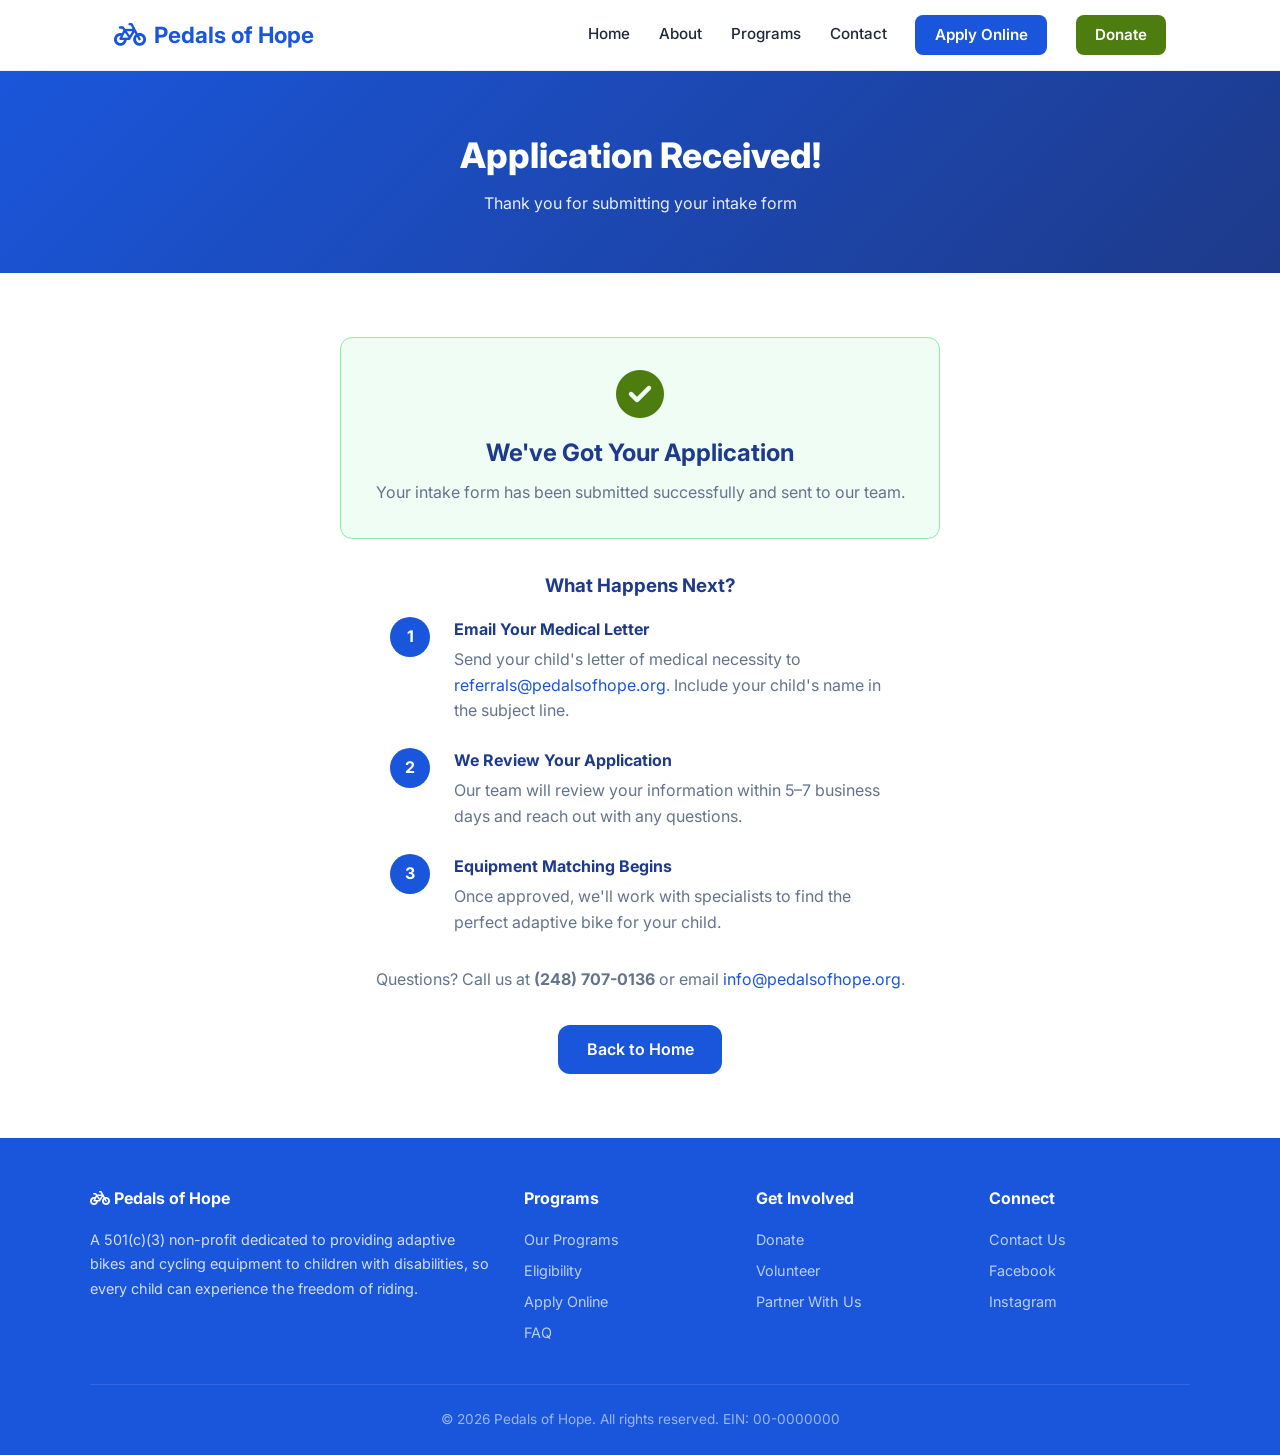
<file: thanks.html>
<!DOCTYPE html>
<html lang="en">
<head>
  <meta charset="UTF-8">
  <meta name="viewport" content="width=device-width, initial-scale=1.0">
  <title>Application Submitted - Pedals of Hope</title>
  <link rel="preconnect" href="https://fonts.googleapis.com">
  <link rel="preconnect" href="https://fonts.gstatic.com" crossorigin>
  <link href="https://fonts.googleapis.com/css2?family=Inter:wght@400;500;600;700;800&display=swap" rel="stylesheet">
  <link rel="stylesheet" href="css/style.css">
  <link rel="stylesheet" href="https://cdnjs.cloudflare.com/ajax/libs/font-awesome/6.5.1/css/all.min.css">
</head>
<body>

  <header class="site-header">
    <nav class="nav-container">
      <a href="index.html" class="logo"><span><i class="fa-solid fa-bicycle"></i></span> Pedals of Hope</a>
      <button class="nav-toggle" onclick="document.querySelector('.nav-links').classList.toggle('open')" aria-label="Menu">☰</button>
      <div class="nav-links">
        <a href="index.html">Home</a>
        <a href="about.html">About</a>
        <a href="programs.html">Programs</a>
        <a href="contact.html">Contact</a>
        <a href="intake.html" class="btn-nav-secondary">Apply Online</a>
        <a href="donate.html" class="btn-nav">Donate</a>
      </div>
    </nav>
  </header>

  <section class="page-header">
    <h1>Application Received!</h1>
    <p>Thank you for submitting your intake form</p>
  </section>

  <section class="section">
    <div class="container">
      <div style="max-width:600px; margin:0 auto; text-align:center;">
        <div class="success-banner">
          <i class="fa-solid fa-circle-check"></i>
          <h2>We've Got Your Application</h2>
          <p>Your intake form has been submitted successfully and sent to our team.</p>
        </div>

        <h3 style="color:var(--primary-dark); margin-bottom:1rem;">What Happens Next?</h3>

        <div style="text-align:left; max-width:500px; margin:0 auto;">
          <div class="step" style="margin-bottom:1.5rem;">
            <div class="step-number" style="width:40px; height:40px; font-size:1rem;">1</div>
            <div class="step-content">
              <h3 style="font-size:1rem;">Email Your Medical Letter</h3>
              <p>Send your child's letter of medical necessity to <a href="mailto:referrals@pedalsofhope.org">referrals@pedalsofhope.org</a>. Include your child's name in the subject line.</p>
            </div>
          </div>
          <div class="step" style="margin-bottom:1.5rem;">
            <div class="step-number" style="width:40px; height:40px; font-size:1rem;">2</div>
            <div class="step-content">
              <h3 style="font-size:1rem;">We Review Your Application</h3>
              <p>Our team will review your information within 5–7 business days and reach out with any questions.</p>
            </div>
          </div>
          <div class="step" style="margin-bottom:1.5rem;">
            <div class="step-number" style="width:40px; height:40px; font-size:1rem;">3</div>
            <div class="step-content">
              <h3 style="font-size:1rem;">Equipment Matching Begins</h3>
              <p>Once approved, we'll work with specialists to find the perfect adaptive bike for your child.</p>
            </div>
          </div>
        </div>

        <p style="color:var(--text-light); margin-top:2rem;">Questions? Call us at <strong>(248) 707-0136</strong> or email <a href="mailto:info@pedalsofhope.org">info@pedalsofhope.org</a>.</p>

        <div style="margin-top:2rem;">
          <a href="index.html" class="btn btn-secondary">Back to Home</a>
        </div>
      </div>
    </div>
  </section>

  <footer class="site-footer">
    <div class="footer-grid">
      <div class="footer-about">
        <h4><i class="fa-solid fa-bicycle"></i> Pedals of Hope</h4>
        <p>A 501(c)(3) non-profit dedicated to providing adaptive bikes and cycling equipment to children with disabilities, so every child can experience the freedom of riding.</p>
      </div>
      <div>
        <h4>Programs</h4>
        <a href="programs.html">Our Programs</a>
        <a href="programs.html#eligibility">Eligibility</a>
        <a href="intake.html">Apply Online</a>
        <a href="programs.html#faq">FAQ</a>
      </div>
      <div>
        <h4>Get Involved</h4>
        <a href="donate.html">Donate</a>
        <a href="contact.html">Volunteer</a>
        <a href="contact.html">Partner With Us</a>
      </div>
      <div>
        <h4>Connect</h4>
        <a href="contact.html">Contact Us</a>
        <a href="#">Facebook</a>
        <a href="#">Instagram</a>
      </div>
    </div>
    <div class="footer-bottom">
      &copy; 2026 Pedals of Hope. All rights reserved. EIN: 00-0000000
    </div>
  </footer>

</body>
</html>
</file>
<file: css/style.css>
/* ===== Variables & Reset ===== */
:root {
  --primary: #1a56db;           /* Royal Blue */
  --primary-dark: #1e3a8a;      /* Deep Royal Blue */
  --primary-light: #dbeafe;     /* Soft Blue */
  --accent: #4d7c0f;            /* Lime Green */
  --accent-dark: #3f6212;       /* Dark Lime */
  --accent-bright: #84cc16;     /* Bright Lime (decorative) */
  --secondary: #0ea5e9;         /* Sky / Light Blue */
  --secondary-light: #e0f2fe;   /* Whisper Blue */
  --text: #1e293b;
  --text-light: #64748b;
  --bg: #ffffff;
  --bg-alt: #f0f9ff;
  --border: #e2e8f0;
  --radius: 12px;
  --shadow: 0 1px 3px rgba(0,0,0,0.05), 0 1px 2px rgba(0,0,0,0.03);
  --shadow-lg: 0 10px 25px rgba(0,0,0,0.08);
  --max-width: 1100px;
  --transition: 0.2s ease;
}

*, *::before, *::after {
  box-sizing: border-box;
  margin: 0;
  padding: 0;
}

html { scroll-behavior: smooth; }

body {
  font-family: 'Inter', -apple-system, BlinkMacSystemFont, 'Segoe UI', Roboto, Oxygen, sans-serif;
  color: var(--text);
  background: var(--bg);
  line-height: 1.6;
  min-height: 100vh;
  display: flex;
  flex-direction: column;
  -webkit-font-smoothing: antialiased;
}

a { color: var(--primary); text-decoration: none; transition: color var(--transition); }
a:hover { color: var(--accent); }
img { max-width: 100%; height: auto; display: block; }
ul { list-style: none; }

/* ===== Header / Nav ===== */
.site-header {
  background: rgba(255,255,255,0.85);
  backdrop-filter: blur(12px);
  -webkit-backdrop-filter: blur(12px);
  border-bottom: 1px solid rgba(226,232,240,0.6);
  position: sticky;
  top: 0;
  z-index: 100;
}

.nav-container {
  max-width: var(--max-width);
  margin: 0 auto;
  padding: 0 1.5rem;
  display: flex;
  align-items: center;
  justify-content: space-between;
  height: 70px;
}

.logo {
  font-size: 1.4rem;
  font-weight: 700;
  color: var(--primary);
  display: flex;
  align-items: center;
  gap: 0.5rem;
}

.logo span { font-size: 1.6rem; }

.nav-links {
  display: flex;
  gap: 1.8rem;
  align-items: center;
}

.nav-links a {
  color: var(--text);
  font-weight: 500;
  font-size: 0.95rem;
  padding: 0.3rem 0;
  border-bottom: 2px solid transparent;
  transition: all var(--transition);
}

.nav-links a:hover,
.nav-links a.active {
  color: var(--primary);
  border-bottom-color: var(--primary);
}

.nav-links .btn-nav {
  background: var(--accent);
  color: #fff;
  padding: 0.5rem 1.2rem;
  border-radius: 8px;
  border-bottom: none;
  font-weight: 600;
}

.nav-links .btn-nav:hover {
  background: var(--accent-dark);
  color: #fff;
  transform: translateY(-1px);
}

.nav-links .btn-nav-secondary {
  background: var(--primary);
  color: #fff;
  padding: 0.5rem 1.2rem;
  border-radius: 8px;
  border-bottom: none;
  font-weight: 600;
}

.nav-links .btn-nav-secondary:hover {
  background: var(--primary-dark);
  color: #fff;
  transform: translateY(-1px);
}

/* Mobile nav toggle */
.nav-toggle {
  display: none;
  background: none;
  border: none;
  font-size: 1.5rem;
  cursor: pointer;
  color: var(--text);
}

/* ===== Hero ===== */
.hero {
  background: linear-gradient(135deg, var(--primary) 0%, var(--primary-dark) 100%);
  color: #fff;
  padding: 6rem 1.5rem 5rem;
  text-align: center;
}

.hero h1 {
  font-size: 2.8rem;
  font-weight: 800;
  margin-bottom: 1rem;
  line-height: 1.2;
}

.hero p {
  font-size: 1.2rem;
  max-width: 600px;
  margin: 0 auto 2rem;
  opacity: 0.92;
}

.hero-tagline {
  display: inline-block;
  background: rgba(255,255,255,0.15);
  padding: 0.4rem 1.2rem;
  border-radius: 30px;
  font-size: 0.9rem;
  font-weight: 600;
  letter-spacing: 0.08em;
  margin-bottom: 1.5rem;
  text-transform: uppercase;
}

.hero-buttons {
  display: flex;
  gap: 1rem;
  justify-content: center;
  flex-wrap: wrap;
}

/* ===== Buttons ===== */
.btn {
  display: inline-block;
  padding: 0.75rem 1.8rem;
  border-radius: var(--radius);
  font-weight: 600;
  font-size: 1rem;
  transition: all var(--transition);
  cursor: pointer;
  border: none;
}

.btn-primary {
  background: var(--accent);
  color: #fff;
}

.btn-primary:hover { background: var(--accent-dark); color: #fff; transform: translateY(-1px); }

.btn-outline {
  background: transparent;
  color: #fff;
  border: 2px solid rgba(255,255,255,0.7);
}

.btn-outline:hover {
  background: rgba(255,255,255,0.15);
  border-color: #fff;
  color: #fff;
}

.btn-secondary {
  background: var(--primary);
  color: #fff;
}

.btn-secondary:hover { background: var(--primary-dark); color: #fff; }

/* ===== Sections ===== */
.section {
  padding: 4rem 1.5rem;
}

.section-alt { background: var(--bg-alt); }

.container {
  max-width: var(--max-width);
  margin: 0 auto;
}

.section-header {
  text-align: center;
  margin-bottom: 3rem;
}

.section-header h2 {
  font-size: 2rem;
  color: var(--primary-dark);
  margin-bottom: 0.5rem;
}

.section-header p {
  color: var(--text-light);
  font-size: 1.1rem;
  max-width: 550px;
  margin: 0 auto;
}

/* ===== Cards Grid ===== */
.card-grid {
  display: grid;
  grid-template-columns: repeat(auto-fit, minmax(280px, 1fr));
  gap: 2rem;
}

.card {
  background: var(--bg);
  border-radius: var(--radius);
  border: 1px solid var(--border);
  padding: 2rem;
  transition: box-shadow var(--transition), transform var(--transition), border-color var(--transition);
}

.card:hover {
  box-shadow: var(--shadow-lg);
  transform: translateY(-2px);
  border-color: var(--secondary);
}

.card-icon {
  font-size: 2rem;
  margin-bottom: 1rem;
  color: var(--accent);
  width: 48px;
  height: 48px;
  display: flex;
  align-items: center;
  justify-content: center;
  background: #f7fee7;
  border-radius: 10px;
}

.card-icon.blue {
  color: var(--primary);
  background: var(--primary-light);
}

.card-icon.sky {
  color: var(--secondary);
  background: var(--secondary-light);
}

.card h3 {
  font-size: 1.2rem;
  margin-bottom: 0.5rem;
  color: var(--primary-dark);
}

.card p { color: var(--text-light); }

/* ===== Image placeholder ===== */
.img-placeholder {
  border-radius: var(--radius);
  min-height: 220px;
  object-fit: cover;
  width: 100%;
}

div.img-placeholder {
  background: linear-gradient(135deg, var(--primary-light), #bae6fd);
  display: flex;
  align-items: center;
  justify-content: center;
}

.team-initials {
  font-size: 1.8rem;
  font-weight: 700;
  color: var(--primary);
  letter-spacing: 0.05em;
}

/* ===== Stats Bar ===== */
.stats-bar {
  background: var(--bg);
  color: var(--text);
  padding: 3rem 1.5rem;
  border-bottom: 1px solid var(--border);
}

.stats-grid {
  max-width: var(--max-width);
  margin: 0 auto;
  display: grid;
  grid-template-columns: repeat(auto-fit, minmax(160px, 1fr));
  gap: 2rem;
  text-align: center;
}

.stat-number {
  font-size: 2.5rem;
  font-weight: 800;
  color: var(--accent);
}

.stat-label {
  font-size: 0.9rem;
  opacity: 0.85;
  margin-top: 0.3rem;
}

/* ===== Two-column layout ===== */
.two-col {
  display: grid;
  grid-template-columns: 1fr 1fr;
  gap: 3rem;
  align-items: center;
}

.two-col.reverse > *:first-child { order: 2; }
.two-col.reverse > *:last-child { order: 1; }

/* ===== Testimonials ===== */
.testimonial {
  background: var(--bg-alt);
  border-radius: var(--radius);
  padding: 2rem;
  border-left: 3px solid var(--accent-bright);
}

.testimonial blockquote {
  font-style: italic;
  font-size: 1.05rem;
  margin-bottom: 1rem;
  color: var(--text);
}

.testimonial cite {
  font-style: normal;
  font-weight: 600;
  color: var(--primary-dark);
}

/* ===== Steps ===== */
.steps {
  counter-reset: step;
}

.step {
  display: flex;
  gap: 1.5rem;
  margin-bottom: 2rem;
  align-items: flex-start;
}

.step-number {
  counter-increment: step;
  flex-shrink: 0;
  width: 50px;
  height: 50px;
  background: var(--primary);
  color: #fff;
  border-radius: 50%;
  display: flex;
  align-items: center;
  justify-content: center;
  font-size: 1.3rem;
  font-weight: 700;
}

.step-content h3 {
  font-size: 1.1rem;
  color: var(--primary-dark);
  margin-bottom: 0.3rem;
}

.step-content p { color: var(--text-light); }

/* ===== Forms ===== */
.form-group {
  margin-bottom: 1.2rem;
}

.form-group label {
  display: block;
  font-weight: 600;
  margin-bottom: 0.3rem;
  font-size: 0.95rem;
}

.form-group input,
.form-group textarea,
.form-group select {
  width: 100%;
  padding: 0.7rem 1rem;
  border: 1px solid var(--border);
  border-radius: var(--radius);
  font-size: 1rem;
  font-family: inherit;
  transition: border-color var(--transition);
}

.form-group input:focus,
.form-group textarea:focus,
.form-group select:focus {
  outline: none;
  border-color: var(--primary);
  box-shadow: 0 0 0 3px rgba(26, 86, 219, 0.12);
}

.form-group textarea { resize: vertical; min-height: 120px; }

.form-card {
  max-width: 600px;
  margin: 0 auto;
  background: var(--bg);
  padding: 2.5rem;
  border-radius: var(--radius);
  box-shadow: var(--shadow-lg);
}

.form-card.wide {
  max-width: 800px;
}

.form-row {
  display: grid;
  grid-template-columns: 1fr 1fr;
  gap: 1rem;
}

.form-section-title {
  font-size: 1.15rem;
  font-weight: 700;
  color: var(--primary-dark);
  margin: 1.5rem 0 1rem;
  padding-bottom: 0.5rem;
  border-bottom: 2px solid var(--primary-light);
  display: flex;
  align-items: center;
  gap: 0.5rem;
}

.form-section-title i {
  color: var(--primary);
}

.form-section-title:first-of-type {
  margin-top: 0;
}

.form-note {
  font-size: 0.85rem;
  color: var(--text-light);
  margin-top: 0.2rem;
}

.checkbox-group {
  display: flex;
  align-items: flex-start;
  gap: 0.6rem;
  margin-bottom: 1rem;
}

.checkbox-group input[type="checkbox"] {
  width: auto;
  margin-top: 0.3rem;
}

.checkbox-group label {
  font-weight: 400;
  font-size: 0.95rem;
  margin-bottom: 0;
}

/* ===== FAQ ===== */
.faq-item {
  border-bottom: 1px solid var(--border);
  padding: 1.2rem 0;
}

.faq-item summary {
  font-weight: 600;
  cursor: pointer;
  font-size: 1.05rem;
  color: var(--primary-dark);
}

.faq-item p {
  margin-top: 0.5rem;
  color: var(--text-light);
}

/* ===== Team Grid ===== */
.team-grid {
  display: grid;
  grid-template-columns: repeat(auto-fit, minmax(200px, 1fr));
  gap: 2rem;
  text-align: center;
}

.team-member .img-placeholder {
  width: 140px;
  height: 140px;
  border-radius: 50%;
  margin: 0 auto 1rem;
  min-height: auto;
  object-fit: cover;
}

.team-member div.img-placeholder {
  display: flex;
  align-items: center;
  justify-content: center;
  background: linear-gradient(135deg, var(--primary-light), #bae6fd);
}

.team-member h3 { font-size: 1.1rem; color: var(--primary-dark); }
.team-member p { color: var(--text-light); font-size: 0.9rem; }

/* ===== Donate tiers ===== */
.tier-grid {
  display: grid;
  grid-template-columns: repeat(auto-fit, minmax(240px, 1fr));
  gap: 2rem;
}

.tier {
  background: var(--bg);
  border: 2px solid var(--border);
  border-radius: var(--radius);
  padding: 2rem;
  text-align: center;
  transition: all var(--transition);
}

.tier:hover {
  border-color: var(--primary);
  box-shadow: var(--shadow-lg);
}

.tier.featured {
  border-color: var(--accent);
  position: relative;
}

.tier.featured::before {
  content: 'Most Popular';
  position: absolute;
  top: -12px;
  left: 50%;
  transform: translateX(-50%);
  background: var(--accent);
  color: #fff;
  padding: 0.2rem 1rem;
  border-radius: 20px;
  font-size: 0.8rem;
  font-weight: 600;
}

.tier-amount {
  font-size: 2.2rem;
  font-weight: 800;
  color: var(--primary);
  margin: 0.5rem 0;
}

.tier h3 { margin-bottom: 0.5rem; }

.tier p {
  color: var(--text-light);
  margin-bottom: 1.5rem;
  font-size: 0.95rem;
}

/* ===== Stories / Gallery ===== */
.story-card {
  background: var(--bg);
  border-radius: var(--radius);
  box-shadow: var(--shadow);
  overflow: hidden;
}

.story-card .img-placeholder { min-height: 200px; border-radius: 0; }

.story-card-body {
  padding: 1.5rem;
}

.story-card h3 {
  font-size: 1.15rem;
  color: var(--primary-dark);
  margin-bottom: 0.5rem;
}

.story-card p { color: var(--text-light); font-size: 0.95rem; }

.story-tag {
  display: inline-block;
  background: var(--primary-light);
  color: var(--primary);
  padding: 0.2rem 0.6rem;
  border-radius: 20px;
  font-size: 0.8rem;
  font-weight: 600;
  margin-top: 0.8rem;
}

/* ===== Locations ===== */
.locations-grid {
  display: grid;
  grid-template-columns: repeat(auto-fit, minmax(300px, 1fr));
  gap: 2rem;
}

.location-card {
  background: var(--bg);
  border: 1px solid var(--border);
  border-radius: var(--radius);
  padding: 2rem;
  text-align: center;
  transition: all var(--transition);
}

.location-card:hover {
  box-shadow: var(--shadow-lg);
  border-color: var(--secondary);
}

.location-card h3 {
  font-size: 1.2rem;
  color: var(--primary-dark);
  margin-bottom: 0.5rem;
}

.location-card .location-icon {
  font-size: 2rem;
  color: var(--primary);
  margin-bottom: 1rem;
}

.location-card p {
  color: var(--text-light);
  font-size: 0.95rem;
  margin-bottom: 0.3rem;
}

.location-card .location-phone {
  font-weight: 600;
  color: var(--text);
  margin-top: 0.8rem;
}

/* ===== Footer ===== */
.site-footer {
  background: var(--primary);
  color: rgba(255,255,255,0.8);
  padding: 3rem 1.5rem 1.5rem;
  margin-top: auto;
}

.footer-grid {
  max-width: var(--max-width);
  margin: 0 auto;
  display: grid;
  grid-template-columns: 2fr 1fr 1fr 1fr;
  gap: 2rem;
}

.footer-grid h4 {
  color: #fff;
  margin-bottom: 1rem;
  font-size: 1rem;
}

.footer-grid a {
  color: rgba(255,255,255,0.7);
  display: block;
  margin-bottom: 0.5rem;
  font-size: 0.9rem;
}

.footer-grid a:hover { color: #fff; }

.footer-about p {
  font-size: 0.9rem;
  line-height: 1.7;
}

.footer-tagline {
  font-size: 0.85rem;
  font-style: italic;
  color: rgba(255,255,255,0.5);
  margin-top: 0.5rem;
}

.footer-bottom {
  max-width: var(--max-width);
  margin: 2rem auto 0;
  padding-top: 1.5rem;
  border-top: 1px solid rgba(255,255,255,0.15);
  text-align: center;
  font-size: 0.85rem;
  opacity: 0.7;
}

/* ===== CTA Banner ===== */
.cta-banner {
  background: linear-gradient(135deg, var(--primary) 0%, var(--primary-dark) 100%);
  color: #fff;
  padding: 4rem 1.5rem;
  text-align: center;
}

.cta-banner h2 {
  font-size: 1.8rem;
  margin-bottom: 0.8rem;
}

.cta-banner p {
  max-width: 500px;
  margin: 0 auto 1.5rem;
  opacity: 0.93;
}

.cta-banner .btn-outline { border-color: rgba(255,255,255,0.4); }
.cta-banner .btn-outline:hover { background: rgba(255,255,255,0.1); border-color: #fff; }

/* ===== Page Header (inner pages) ===== */
.page-header {
  background: linear-gradient(135deg, var(--primary) 0%, var(--primary-dark) 100%);
  color: #fff;
  padding: 3.5rem 1.5rem;
  text-align: center;
}

.page-header h1 {
  font-size: 2.2rem;
  font-weight: 800;
}

.page-header p {
  margin-top: 0.5rem;
  opacity: 0.9;
  max-width: 500px;
  margin-left: auto;
  margin-right: auto;
}

/* ===== Scroll Animations ===== */
.animate-on-scroll {
  opacity: 0;
  transform: translateY(30px);
  transition: opacity 0.6s ease-out, transform 0.6s ease-out;
}

.animate-on-scroll.visible {
  opacity: 1;
  transform: translateY(0);
}

.card.animate-on-scroll:nth-child(2) { transition-delay: 0.1s; }
.card.animate-on-scroll:nth-child(3) { transition-delay: 0.2s; }
.card.animate-on-scroll:nth-child(4) { transition-delay: 0.3s; }
.impact-item.animate-on-scroll:nth-child(2) { transition-delay: 0.05s; }
.impact-item.animate-on-scroll:nth-child(3) { transition-delay: 0.1s; }
.impact-item.animate-on-scroll:nth-child(4) { transition-delay: 0.15s; }
.impact-item.animate-on-scroll:nth-child(5) { transition-delay: 0.2s; }
.impact-item.animate-on-scroll:nth-child(6) { transition-delay: 0.25s; }

/* ===== Footer Newsletter ===== */
.footer-newsletter {
  max-width: var(--max-width);
  margin: 0 auto 2rem;
  padding: 2rem 0;
  border-bottom: 1px solid rgba(255,255,255,0.15);
  text-align: center;
}
.footer-newsletter h4 {
  color: #fff;
  margin-bottom: 0.5rem;
}
.footer-newsletter p {
  font-size: 0.9rem;
  margin-bottom: 1rem;
  opacity: 0.85;
}
.newsletter-form {
  display: flex;
  gap: 0.5rem;
  justify-content: center;
  max-width: 450px;
  margin: 0 auto;
  flex-wrap: wrap;
}
.newsletter-form input {
  flex: 1;
  min-width: 200px;
  padding: 0.6rem 1rem;
  border: none;
  border-radius: var(--radius);
  font-size: 0.95rem;
}
.newsletter-form .btn { padding: 0.6rem 1.5rem; }

/* ===== Sponsor Grid ===== */
.sponsor-grid {
  display: grid;
  grid-template-columns: repeat(auto-fit, minmax(280px, 1fr));
  gap: 2rem;
}
.sponsor-tier { text-align: center; }
.sponsor-tier h4 {
  color: var(--primary-dark);
  margin-bottom: 1rem;
  font-size: 1rem;
  text-transform: uppercase;
  letter-spacing: 0.05em;
}
.sponsor-names {
  display: flex;
  flex-direction: column;
  gap: 0.5rem;
}
.sponsor-names span {
  color: var(--text-light);
  font-size: 0.95rem;
}

/* ===== Impact List ===== */
.impact-list {
  max-width: 700px;
  margin: 0 auto;
}
.impact-item {
  display: flex;
  align-items: center;
  gap: 1.5rem;
  padding: 1rem 0;
  border-bottom: 1px solid var(--border);
}
.impact-item:last-child { border-bottom: none; }
.impact-amount {
  font-size: 1.4rem;
  font-weight: 800;
  color: var(--primary);
  min-width: 80px;
  text-align: right;
}
.impact-desc {
  color: var(--text);
  font-size: 1rem;
}

/* ===== Events List ===== */
.events-list {
  max-width: 700px;
  margin: 0 auto;
}
.event-item {
  display: flex;
  gap: 1.5rem;
  padding: 1.5rem 0;
  border-bottom: 1px solid var(--border);
  align-items: flex-start;
}
.event-item:last-child { border-bottom: none; }
.event-date {
  flex-shrink: 0;
  width: 70px;
  text-align: center;
  background: var(--primary);
  color: #fff;
  border-radius: var(--radius);
  padding: 0.8rem 0.5rem;
}
.event-month {
  display: block;
  font-size: 0.75rem;
  text-transform: uppercase;
  letter-spacing: 0.1em;
  opacity: 0.9;
}
.event-day {
  display: block;
  font-size: 1.8rem;
  font-weight: 800;
  line-height: 1;
}
.event-details h3 {
  font-size: 1.1rem;
  color: var(--primary-dark);
  margin-bottom: 0.3rem;
}
.event-details p {
  color: var(--text-light);
  font-size: 0.95rem;
  margin-bottom: 0.5rem;
}
.event-location {
  font-size: 0.85rem;
  color: var(--text-light);
}
.event-location i { margin-right: 0.3rem; }

/* ===== Success Banner ===== */
.success-banner {
  background: #f0fdf4;
  border: 1px solid #86efac;
  border-radius: var(--radius);
  padding: 2rem;
  text-align: center;
  margin-bottom: 2rem;
}

.success-banner i {
  font-size: 3rem;
  color: var(--accent);
  margin-bottom: 1rem;
  display: block;
}

.success-banner h2 {
  color: var(--primary-dark);
  margin-bottom: 0.5rem;
}

.success-banner p {
  color: var(--text-light);
}

/* ===== Responsive ===== */
@media (max-width: 768px) {
  .nav-toggle { display: block; }

  .nav-links {
    display: none;
    position: absolute;
    top: 70px;
    left: 0;
    right: 0;
    background: var(--bg);
    flex-direction: column;
    padding: 1rem 1.5rem;
    border-bottom: 1px solid var(--border);
    gap: 0.5rem;
    box-shadow: var(--shadow);
  }

  .nav-links.open { display: flex; }

  .nav-links a {
    padding: 0.6rem 0;
    border-bottom: none;
  }

  .hero h1 { font-size: 2rem; }
  .hero { padding: 3rem 1.5rem; }

  .two-col {
    grid-template-columns: 1fr;
    gap: 2rem;
  }

  .two-col.reverse > *:first-child { order: 0; }
  .two-col.reverse > *:last-child { order: 0; }

  .footer-grid {
    grid-template-columns: 1fr;
    gap: 1.5rem;
  }

  .page-header h1 { font-size: 1.8rem; }

  .form-row {
    grid-template-columns: 1fr;
  }

  .locations-grid {
    grid-template-columns: 1fr;
  }
}
</file>
